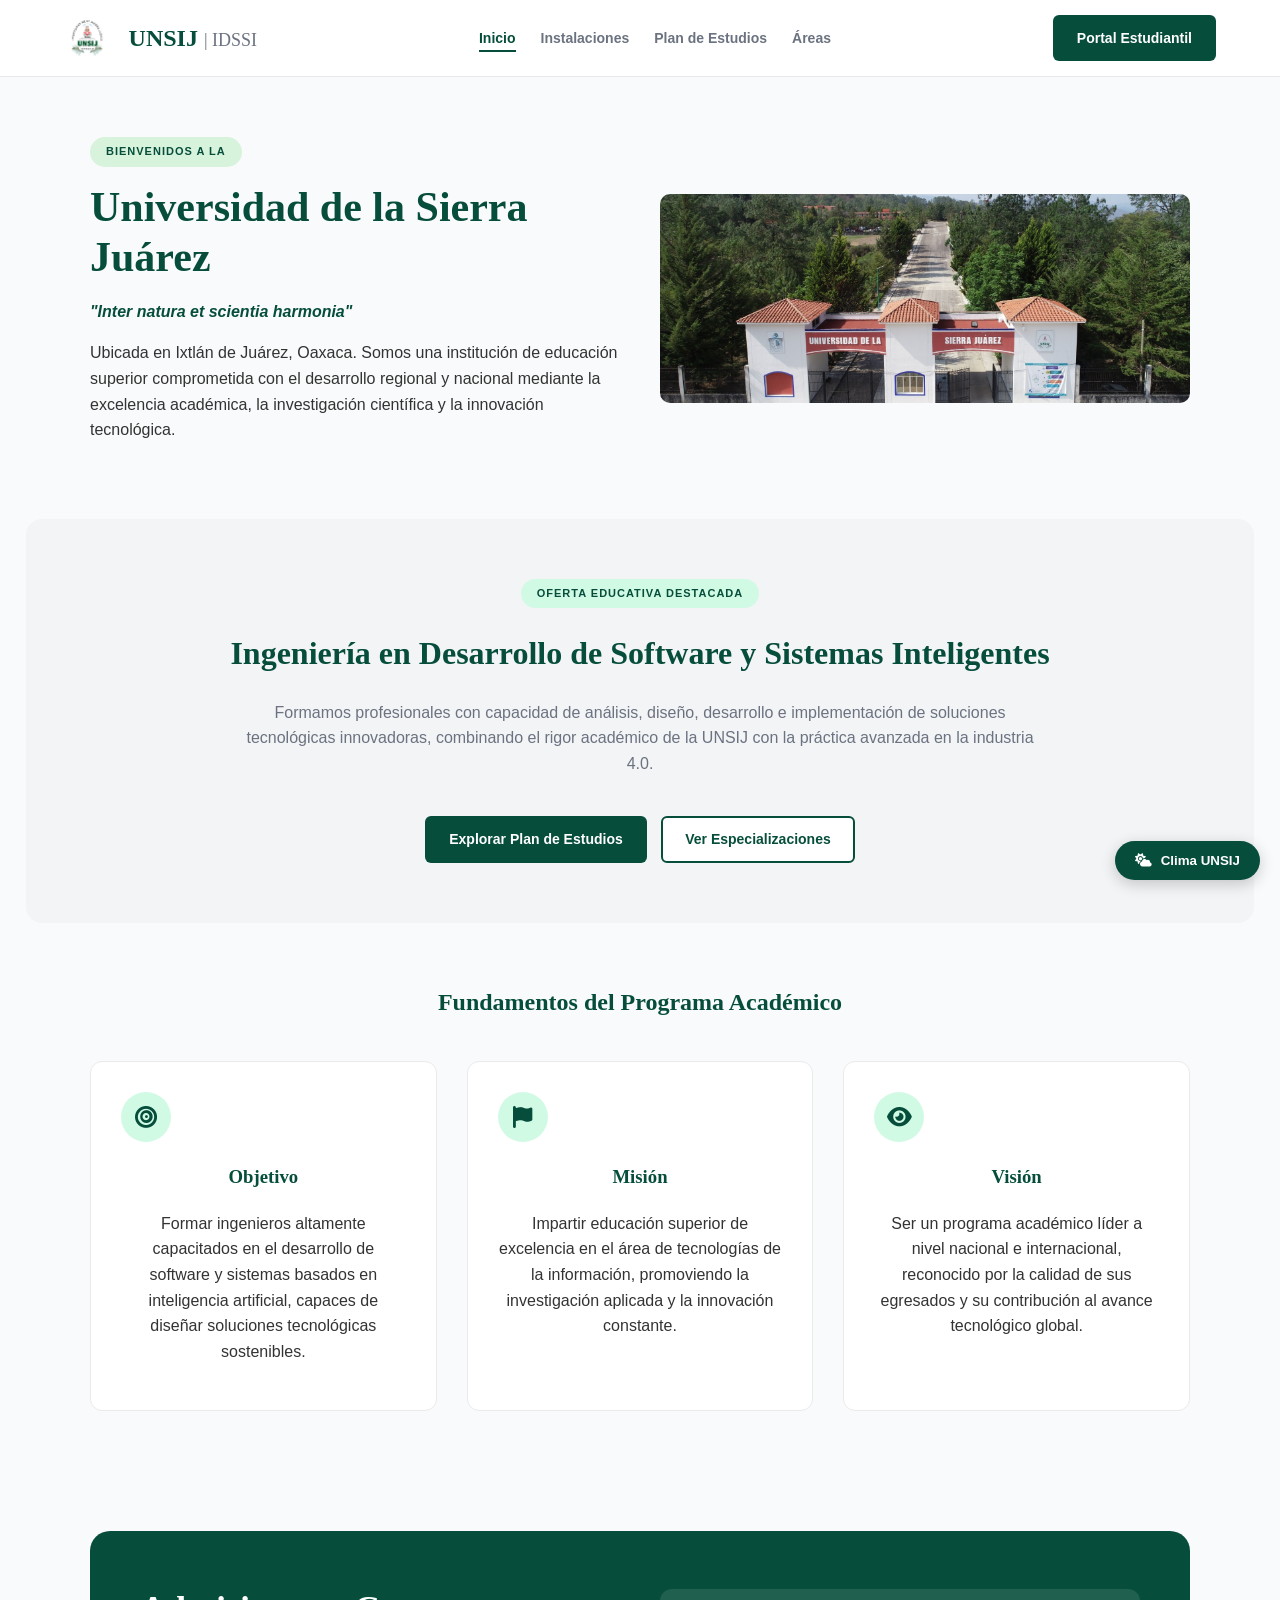
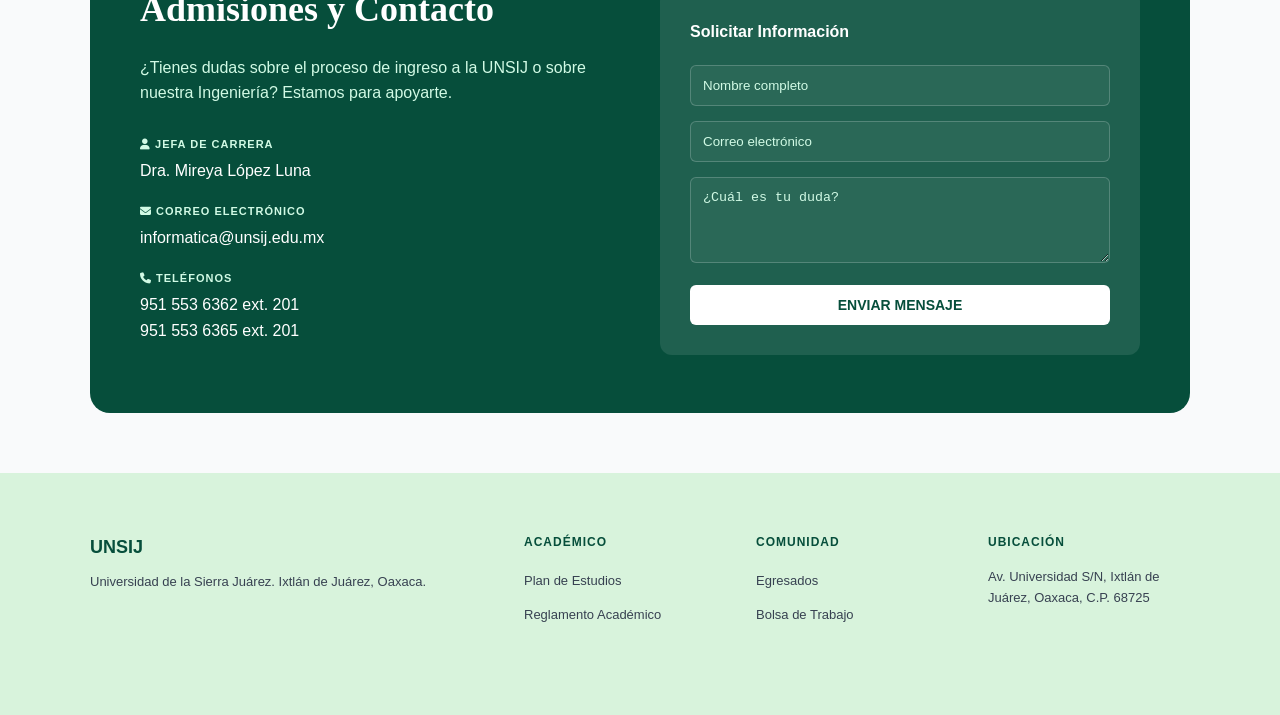
<file: index.html>
<!DOCTYPE html>
<html lang="es">

<head>
    <meta charset="UTF-8">
    <meta name="viewport" content="width=device-width, initial-scale=1.0">
    <title>Inicio - Universidad de la Sierra Juárez | IDSSI</title>

    <link rel="icon" type="image/png" href="img/icon.png">

    <link rel="stylesheet" href="https://cdnjs.cloudflare.com/ajax/libs/font-awesome/6.4.0/css/all.min.css">
    <link rel="stylesheet" href="css/style.css">
</head>

<body>

    <header class="menu-principal">
        <div class="logo">
            <a href="index.html" class="logo">
                <img src="img/logo-unsij.png" alt="Logo UNSIJ" class="icono-logo">
                <h2>UNSIJ <span class="logo-secundario">| IDSSI</span></h2>
            </a>
        </div>
        <nav>
            <ul class="enlaces-menu">
                <li><a href="index.html" class="activo">Inicio</a></li>
                <li><a href="instalaciones.html">Instalaciones</a></li>
                <li><a href="plan-estudios.html">Plan de Estudios</a></li>
                <li><a href="areas.html">Áreas</a></li>
            </ul>
        </nav>
        <a href="https://aula.unsij.edu.mx/" target="_blank" class="boton boton-principal">Portal Estudiantil</a>
    </header>

    <main>
        <section class="contenedor columna-doble seccion-universidad">
            <div class="texto-presentacion">
                <span class="etiqueta-institucional">BIENVENIDOS A LA</span>

                <h1>Universidad de la Sierra Juárez</h1>
                <p style="font-style: italic; color: #064e3b; font-weight: bold;">"Inter natura et scientia harmonia"</p>

                <p>Ubicada en Ixtlán de Juárez, Oaxaca. Somos una institución de educación superior comprometida con el desarrollo regional y nacional mediante la excelencia académica, la investigación científica y la innovación tecnológica.</p>
            </div>

            <div class="cuadro-imagen">
                <img src="img/img6.jpg" alt="">
            </div>
        </section>

        <section class="contenedor centrar-texto seccion-carrera fondo-variante">
            <span class="etiqueta-carrera">OFERTA EDUCATIVA DESTACADA</span>

            <h2>Ingeniería en Desarrollo de Software y Sistemas Inteligentes</h2>

            <p class="subtitulo">Formamos profesionales con capacidad de análisis, diseño, desarrollo e implementación de soluciones tecnológicas innovadoras, combinando el rigor académico de la UNSIJ con la práctica avanzada en la industria 4.0.</p>

            <div class="margen-arriba">
                <a href="plan-estudios.html" class="boton boton-principal">Explorar Plan de Estudios</a>
                <a href="areas.html" class="boton boton-blanco-borde" style="margin-left: 10px;">Ver Especializaciones</a>
            </div>
        </section>

        <section class="contenedor centrar-texto">
            <h2>Fundamentos del Programa Académico</h2>

            <div class="columna-triple margen-arriba">
                <div class="tarjeta">
                    <div class="circulo-icono"><i class="fa-solid fa-bullseye"></i></div>
                    <h3>Objetivo</h3>
                    <p>Formar ingenieros altamente capacitados en el desarrollo de software y sistemas basados en inteligencia artificial, capaces de diseñar soluciones tecnológicas sostenibles.</p>
                </div>
                <div class="tarjeta">
                    <div class="circulo-icono"><i class="fa-solid fa-flag"></i></div>
                    <h3>Misión</h3>
                    <p>Impartir educación superior de excelencia en el área de tecnologías de la información, promoviendo la investigación aplicada y la innovación constante.</p>
                </div>
                <div class="tarjeta">
                    <div class="circulo-icono"><i class="fa-solid fa-eye"></i></div>
                    <h3>Visión</h3>
                    <p>Ser un programa académico líder a nivel nacional e internacional, reconocido por la calidad de sus egresados y su contribución al avance tecnológico global.</p>
                </div>
            </div>
        </section>

        <section class="contenedor">
            <div class="caja-contacto columna-doble">
                <div class="datos-contacto">
                    <h2>Admisiones y Contacto</h2>
                    <p>¿Tienes dudas sobre el proceso de ingreso a la UNSIJ o sobre nuestra Ingeniería? Estamos para apoyarte.</p>

                    <div class="bloque-dato">
                        <strong><i class="fa-solid fa-user"></i> JEFA DE CARRERA</strong>
                        <span>Dra. Mireya López Luna</span>
                    </div>
                    <div class="bloque-dato">
                        <strong><i class="fa-solid fa-envelope"></i> CORREO ELECTRÓNICO</strong>
                        <span>informatica@unsij.edu.mx</span>
                    </div>
                    <div class="bloque-dato">
                        <strong><i class="fa-solid fa-phone"></i> TELÉFONOS</strong>
                        <span>951 553 6362 ext. 201 <br> 951 553 6365 ext. 201</span>
                    </div>
                </div>

                <div class="formulario-contacto">
                    <p>Solicitar Información</p>
<!-- formulario validado con js y conectado a formspree -->
<form id="formulario-contacto">
    <input type="text" id="nombre" name="nombre" placeholder="Nombre completo" required>
    <input type="email" id="correo" name="correo" placeholder="Correo electrónico" required>
    <textarea id="duda" name="mensaje" placeholder="¿Cuál es tu duda?" rows="4" required></textarea>
    <button type="submit" class="boton boton-blanco">ENVIAR MENSAJE</button>
</form>
                </div>
            </div>
        </section>
    </main>

    <footer class="pie-pagina">
        <div class="contenedor columna-cuadruple">
            <div>
                <h3>UNSIJ</h3>
                <p>Universidad de la Sierra Juárez. Ixtlán de Juárez, Oaxaca.</p>
            </div>
            <div>
                <h4>ACADÉMICO</h4>
                <ul>
                    <li><a href="plan-estudios.html">Plan de Estudios</a></li>
                    <li><a href="#">Reglamento Académico</a></li>
                </ul>
            </div>
            <div>
                <h4>COMUNIDAD</h4>
                <ul>
                    <li><a href="#">Egresados</a></li>
                    <li><a href="#">Bolsa de Trabajo</a></li>
                </ul>
            </div>
            <div>
                <h4>UBICACIÓN</h4>
                <p><a target="_blank"href="https://maps.app.goo.gl/RAJyj1yU5hmJL2J4A">Av. Universidad S/N, Ixtlán de Juárez, Oaxaca, C.P. 68725</a></p>
            </div>
        </div>
    </footer>

    <script src="js/main.js"></script>
</body>

</html>
</file>
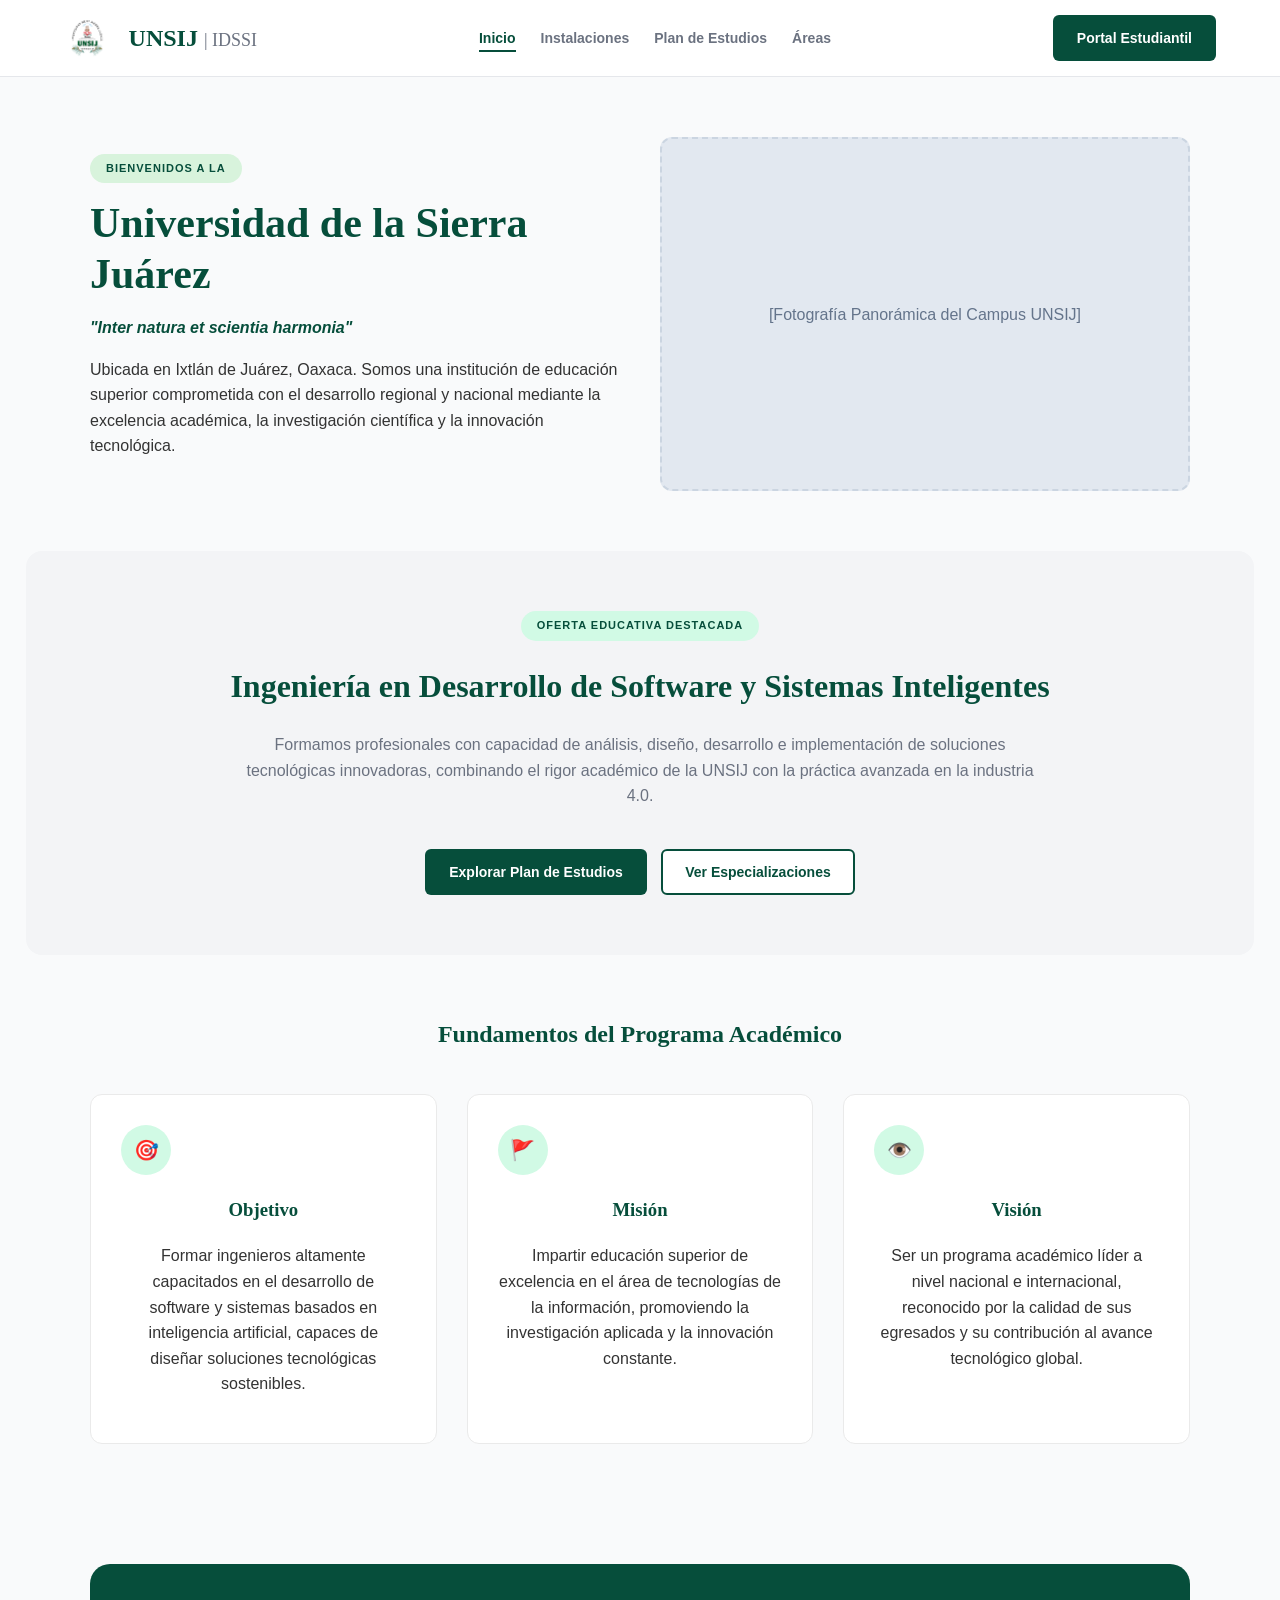
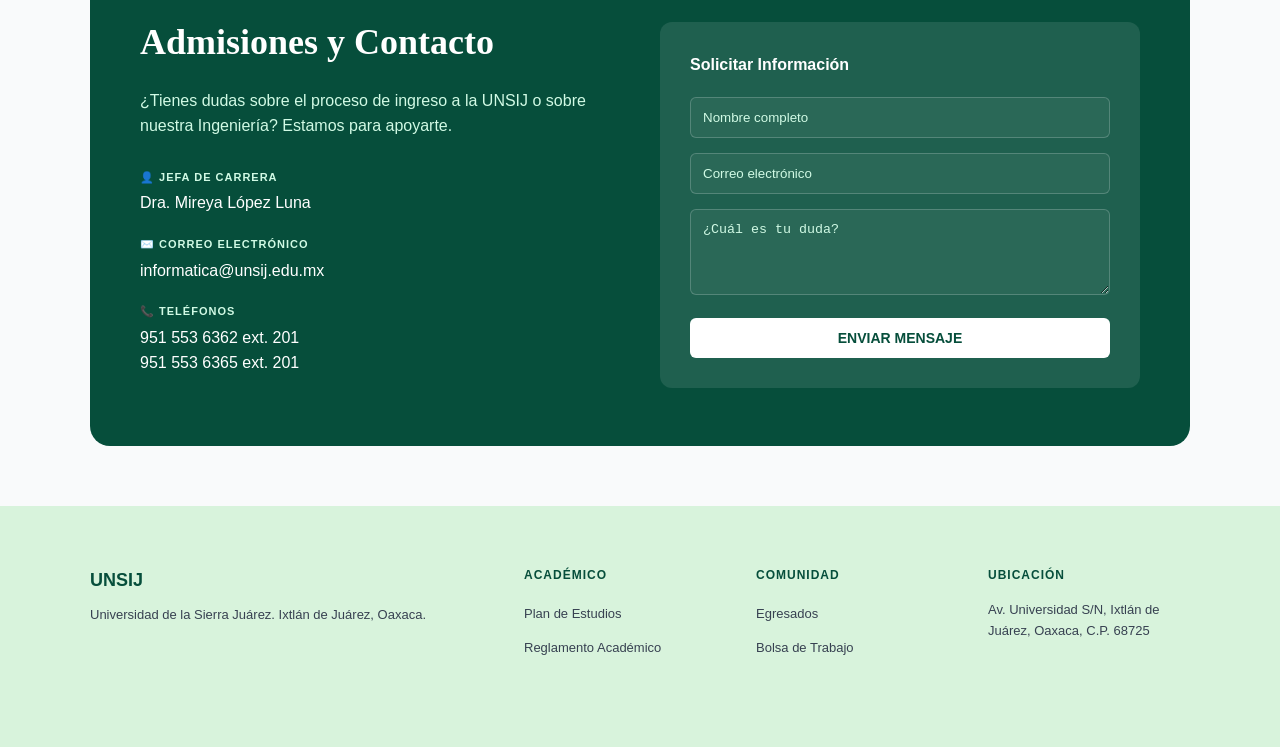
<file: ordinario diseño web/index.html>
<!DOCTYPE html>
<html lang="es">

<head>
    <meta charset="UTF-8">
    <meta name="viewport" content="width=device-width, initial-scale=1.0">
    <title>Inicio - Universidad de la Sierra Juárez | IDSSI</title>

    <link rel="icon" type="image/png" href="img/icon.png">

    <link rel="stylesheet" href="css/style.css">
</head>

<body>

    <header class="menu-principal">
        <div class="logo">
            <img src="img/logo-unsij.png" alt="Logo UNSIJ" class="icono-logo">
            <h2>UNSIJ <span class="logo-secundario">| IDSSI</span></h2>
        </div>
        <nav>
            <ul class="enlaces-menu">
                <li><a href="index.html" class="activo">Inicio</a></li>
                <li><a href="instalaciones.html">Instalaciones</a></li>
                <li><a href="plan-estudios.html">Plan de Estudios</a></li>
                <li><a href="areas.html">Áreas</a></li>
            </ul>
        </nav>
       <a href="https://aula.unsij.edu.mx/" target="_blank" class="boton boton-principal">Portal Estudiantil</a>
    </header>

    <main>
        <!-- PRESENTACIÓN DE LA UNIVERSIDAD -->
        <section class="contenedor columna-doble seccion-universidad">
            <div class="texto-presentacion">
                <span class="etiqueta-institucional">BIENVENIDOS A LA</span>

                <h1>Universidad de la Sierra Juárez</h1>
                <p style="font-style: italic; color: #064e3b; font-weight: bold;">"Inter natura et scientia harmonia"
                </p>

                <p>Ubicada en Ixtlán de Juárez, Oaxaca. Somos una institución de educación superior comprometida con el
                    desarrollo regional y nacional mediante la excelencia académica, la investigación científica y la
                    innovación tecnológica.</p>
            </div>

            <div class="cuadro-imagen">
                [Fotografía Panorámica del Campus UNSIJ]
            </div>
        </section>

        <!-- PRESENTACIÓN DE LA CARRERA -->
        <section class="contenedor centrar-texto seccion-carrera fondo-variante">
            <span class="etiqueta-carrera">OFERTA EDUCATIVA DESTACADA</span>

            <h2>Ingeniería en Desarrollo de Software y Sistemas Inteligentes</h2>

            <p class="subtitulo">Formamos profesionales con capacidad de análisis, diseño, desarrollo e implementación
                de soluciones tecnológicas innovadoras, combinando el rigor académico de la UNSIJ con la práctica
                avanzada en la industria 4.0.</p>

            <div class="margen-arriba">
                <a href="plan-estudios.html" class="boton boton-principal">Explorar Plan de Estudios</a>
                <a href="areas.html" class="boton boton-blanco-borde" style="margin-left: 10px;">Ver
                    Especializaciones</a>
            </div>
        </section>

        <!-- FUNDAMENTOS DE LA CARRERA -->
        <section class="contenedor centrar-texto">
            <h2>Fundamentos del Programa Académico</h2>

            <div class="columna-triple margen-arriba">
                <div class="tarjeta">
                    <div class="circulo-icono">🎯</div>
                    <h3>Objetivo</h3>
                    <p>Formar ingenieros altamente capacitados en el desarrollo de software y sistemas basados en
                        inteligencia artificial, capaces de diseñar soluciones tecnológicas sostenibles.</p>
                </div>
                <div class="tarjeta">
                    <div class="circulo-icono">🚩</div>
                    <h3>Misión</h3>
                    <p>Impartir educación superior de excelencia en el área de tecnologías de la información,
                        promoviendo la investigación aplicada y la innovación constante.</p>
                </div>
                <div class="tarjeta">
                    <div class="circulo-icono">👁️</div>
                    <h3>Visión</h3>
                    <p>Ser un programa académico líder a nivel nacional e internacional, reconocido por la calidad de
                        sus egresados y su contribución al avance tecnológico global.</p>
                </div>
            </div>
        </section>

        <!-- CONTACTO Y ADMISIONES -->
        <section class="contenedor">
            <div class="caja-contacto columna-doble">
                <div class="datos-contacto">
                    <h2>Admisiones y Contacto</h2>
                    <p>¿Tienes dudas sobre el proceso de ingreso a la UNSIJ o sobre nuestra Ingeniería? Estamos para
                        apoyarte.</p>

                    <div class="bloque-dato">
                        <strong>👤 JEFA DE CARRERA</strong>
                        <span>Dra. Mireya López Luna</span>
                    </div>
                    <div class="bloque-dato">
                        <strong>✉️ CORREO ELECTRÓNICO</strong>
                        <span>informatica@unsij.edu.mx</span>
                    </div>
                    <div class="bloque-dato">
                        <strong>📞 TELÉFONOS</strong>
                        <span>951 553 6362 ext. 201 <br> 951 553 6365 ext. 201</span>
                    </div>
                </div>

                <div class="formulario-contacto">
                    <p>Solicitar Información</p>
                    <!-- mandamos a llamar a la función de tu archivo JS -->
                    <form onsubmit="enviarFormulario(event)">
                        <input type="text" placeholder="Nombre completo" required>
                        <input type="email" placeholder="Correo electrónico" required>
                        <textarea placeholder="¿Cuál es tu duda?" rows="4" required></textarea>
                        <button type="submit" class="boton boton-blanco">ENVIAR MENSAJE</button>
                    </form>
                </div>
            </div>
        </section>
    </main>

    <!-- PIE DE PÁGINA -->
    <footer class="pie-pagina">
        <div class="contenedor columna-cuadruple">
            <div>
                <h3>UNSIJ</h3>
                <p>Universidad de la Sierra Juárez. Ixtlán de Juárez, Oaxaca.</p>
            </div>
            <div>
                <h4>ACADÉMICO</h4>
                <ul>
                    <li><a href="plan-estudios.html">Plan de Estudios</a></li>
                    <li><a href="#">Reglamento Académico</a></li>
                </ul>
            </div>
            <div>
                <h4>COMUNIDAD</h4>
                <ul>
                    <li><a href="#">Egresados</a></li>
                    <li><a href="#">Bolsa de Trabajo</a></li>
                </ul>
            </div>
            <div>
                <h4>UBICACIÓN</h4>
                <p>Av. Universidad S/N, Ixtlán de Juárez, Oaxaca, C.P. 68725</p>
            </div>
        </div>
    </footer>

    <script src="js/main.js"></script>
</body>

</html>
</file>
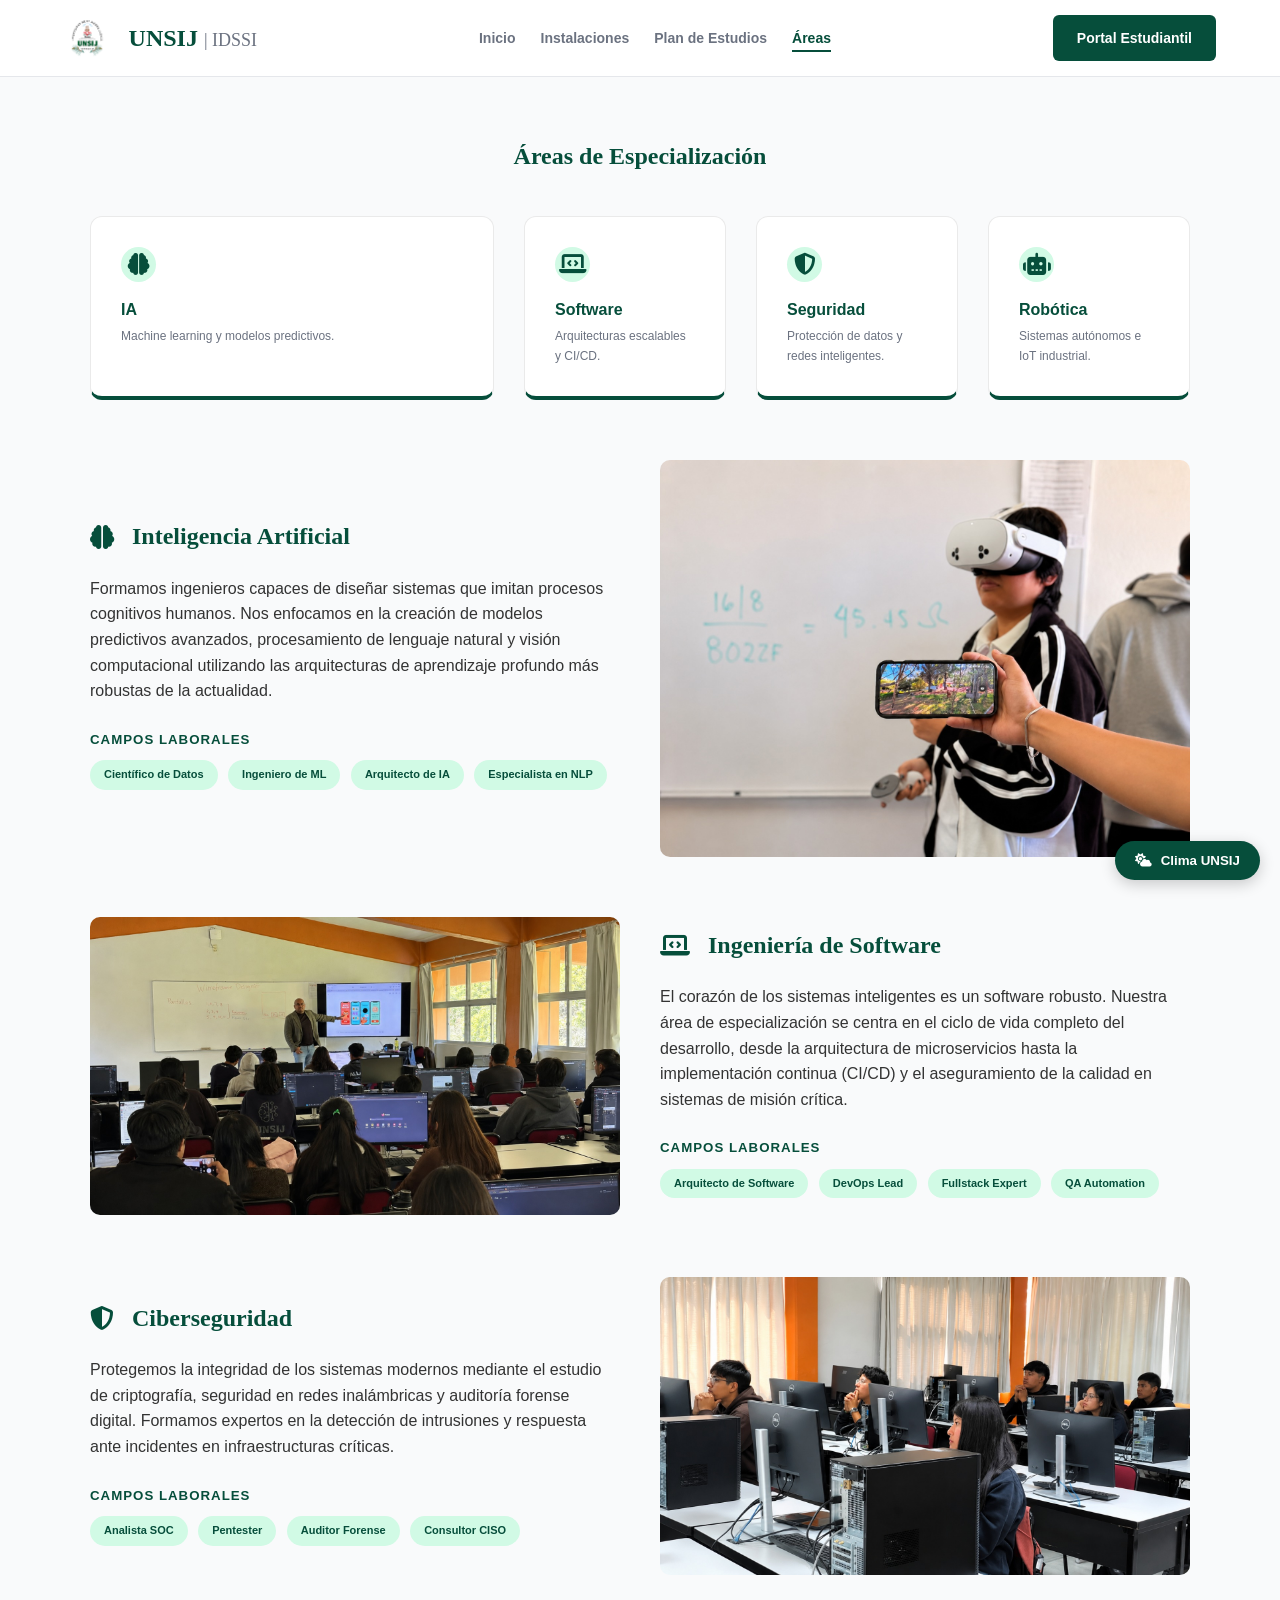
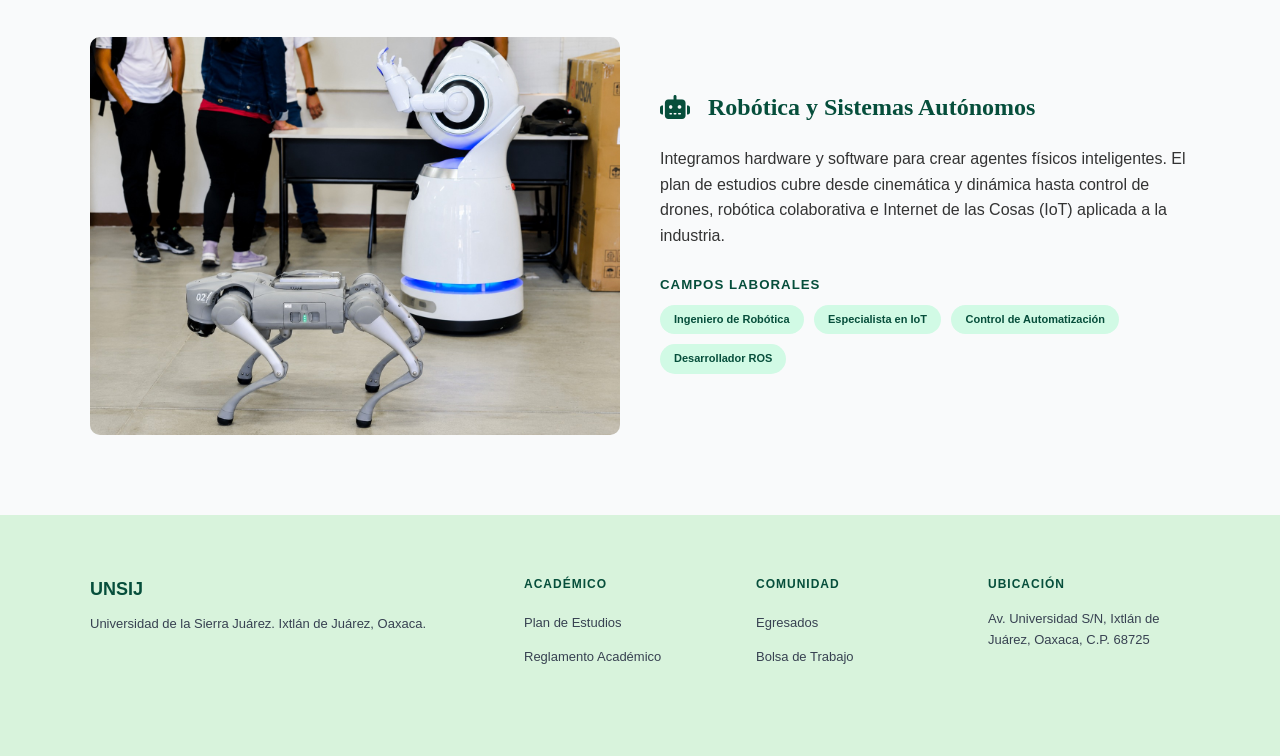
<file: areas.html>
<!DOCTYPE html>
<html lang="es">

<head>
    <meta charset="UTF-8">
    <meta name="viewport" content="width=device-width, initial-scale=1.0">
    <title>Áreas de Especialización - UNSIJ | IDSSI</title>

    <link rel="icon" type="image/png" href="img/icon.png">

    <!-- libreria para los iconos -->
    <link rel="stylesheet" href="https://cdnjs.cloudflare.com/ajax/libs/font-awesome/6.4.0/css/all.min.css">
    <link rel="stylesheet" href="css/style.css">
</head>

<body>

    <!-- encabezado y menu fijo -->
    <header class="menu-principal">
        <div class="logo">
            <a href="index.html" class="logo">
                <img src="img/logo-unsij.png" alt="Logo UNSIJ" class="icono-logo">
                <h2>UNSIJ <span class="logo-secundario">| IDSSI</span></h2>
            </a>
        </div>
        <nav>
            <ul class="enlaces-menu">
                <li><a href="index.html">Inicio</a></li>
                <li><a href="instalaciones.html">Instalaciones</a></li>
                <li><a href="plan-estudios.html">Plan de Estudios</a></li>
                <li><a href="areas.html" class="activo">Áreas</a></li>
            </ul>
        </nav>
        <a href="https://aula.unsij.edu.mx/" target="_blank" class="boton boton-principal">Portal Estudiantil</a>
    </header>

    <main>
        <!-- resumen de las 4 areas principales -->
        <section class="contenedor centrar-texto">
            <h1 class="separador-seccion" style="margin-top: 0;">
                <span style="background-color: #f9fafb;">Áreas de Especialización</span>
            </h1>

            <div class="columna-cuadruple margen-arriba" style="text-align: left;">
                <div class="tarjeta" style="border-bottom: 4px solid #064e3b;">
                    <div class="circulo-icono" style="height: 35px; width: 35px; font-size: 16px; margin-bottom: 15px;">
                        <i class="fa-solid fa-brain"></i>
                    </div>
                    <h4 style="margin-bottom: 5px; font-family: Arial, sans-serif;">IA</h4>
                    <p style="font-size: 12px; color: #6b7280; margin: 0;">Machine learning y modelos predictivos.</p>
                </div>
                <div class="tarjeta" style="border-bottom: 4px solid #064e3b;">
                    <div class="circulo-icono" style="height: 35px; width: 35px; font-size: 16px; margin-bottom: 15px;">
                        <i class="fa-solid fa-laptop-code"></i>
                    </div>
                    <h4 style="margin-bottom: 5px; font-family: Arial, sans-serif;">Software</h4>
                    <p style="font-size: 12px; color: #6b7280; margin: 0;">Arquitecturas escalables y CI/CD.</p>
                </div>
                <div class="tarjeta" style="border-bottom: 4px solid #064e3b;">
                    <div class="circulo-icono" style="height: 35px; width: 35px; font-size: 16px; margin-bottom: 15px;">
                        <i class="fa-solid fa-shield-halved"></i>
                    </div>
                    <h4 style="margin-bottom: 5px; font-family: Arial, sans-serif;">Seguridad</h4>
                    <p style="font-size: 12px; color: #6b7280; margin: 0;">Protección de datos y redes inteligentes.</p>
                </div>
                <div class="tarjeta" style="border-bottom: 4px solid #064e3b;">
                    <div class="circulo-icono" style="height: 35px; width: 35px; font-size: 16px; margin-bottom: 15px;">
                        <i class="fa-solid fa-robot"></i>
                    </div>
                    <h4 style="margin-bottom: 5px; font-family: Arial, sans-serif;">Robótica</h4>
                    <p style="font-size: 12px; color: #6b7280; margin: 0;">Sistemas autónomos e IoT industrial.</p>
                </div>
            </div>
        </section>

        <!-- detalle area 1: inteligencia artificial -->
        <section class="contenedor columna-doble" style="padding-top: 0;">
            <div>
                <h2 style="display: flex; align-items: center; gap: 10px;"><i class="fa-solid fa-brain"></i> Inteligencia Artificial</h2>
                <p>Formamos ingenieros capaces de diseñar sistemas que imitan procesos cognitivos humanos. Nos enfocamos
                    en la creación de modelos predictivos avanzados, procesamiento de lenguaje natural y visión
                    computacional utilizando las arquitecturas de aprendizaje profundo más robustas de la actualidad.
                </p>

                <h5 style="margin-top: 25px; margin-bottom: 10px; color: #064e3b; letter-spacing: 1px; font-family: Arial, sans-serif;">CAMPOS LABORALES</h5>
                <span class="etiqueta-campo">Científico de Datos</span>
                <span class="etiqueta-campo">Ingeniero de ML</span>
                <span class="etiqueta-campo">Arquitecto de IA</span>
                <span class="etiqueta-campo">Especialista en NLP</span>
            </div>
            <div class="cuadro-imagen" style="min-height: 300px;">
                <img src="img/img1.jpg" alt="">
            </div>
        </section>

        <!-- detalle area 2: ingenieria de software -->
        <section class="contenedor columna-doble" style="padding-top: 0;">
            <div class="cuadro-imagen" style="min-height: 300px;">
                <img src="img/img4.jpg" alt="">
            </div>
            <div>
                <h2 style="display: flex; align-items: center; gap: 10px;"><i class="fa-solid fa-laptop-code"></i> Ingeniería de Software</h2>
                <p>El corazón de los sistemas inteligentes es un software robusto. Nuestra área de especialización se
                    centra en el ciclo de vida completo del desarrollo, desde la arquitectura de microservicios hasta la
                    implementación continua (CI/CD) y el aseguramiento de la calidad en sistemas de misión crítica.</p>

                <h5 style="margin-top: 25px; margin-bottom: 10px; color: #064e3b; letter-spacing: 1px; font-family: Arial, sans-serif;">CAMPOS LABORALES</h5>
                <span class="etiqueta-campo">Arquitecto de Software</span>
                <span class="etiqueta-campo">DevOps Lead</span>
                <span class="etiqueta-campo">Fullstack Expert</span>
                <span class="etiqueta-campo">QA Automation</span>
            </div>
        </section>

        <!-- detalle area 3: ciberseguridad -->
        <section class="contenedor columna-doble" style="padding-top: 0;">
            <div>
                <h2 style="display: flex; align-items: center; gap: 10px;"><i class="fa-solid fa-shield-halved"></i> Ciberseguridad</h2>
                <p>Protegemos la integridad de los sistemas modernos mediante el estudio de criptografía, seguridad en
                    redes inalámbricas y auditoría forense digital. Formamos expertos en la detección de intrusiones y
                    respuesta ante incidentes en infraestructuras críticas.</p>

                <h5 style="margin-top: 25px; margin-bottom: 10px; color: #064e3b; letter-spacing: 1px; font-family: Arial, sans-serif;">CAMPOS LABORALES</h5>
                <span class="etiqueta-campo">Analista SOC</span>
                <span class="etiqueta-campo">Pentester</span>
                <span class="etiqueta-campo">Auditor Forense</span>
                <span class="etiqueta-campo">Consultor CISO</span>
            </div>
            <div class="cuadro-imagen" style="min-height: 300px;">
                <img src="img/img3.jpg" alt="">
            </div>
        </section>

        <!-- detalle area 4: robotica -->
        <section class="contenedor columna-doble" style="padding-top: 0; padding-bottom: 80px;">
            <div class="cuadro-imagen" style="min-height: 300px;">
                <img src="img/img2.jpg" alt="Perro Robot UNSIJ">
            </div>
            <div>
                <h2 style="display: flex; align-items: center; gap: 10px;"><i class="fa-solid fa-robot"></i> Robótica y Sistemas Autónomos</h2>
                <p>Integramos hardware y software para crear agentes físicos inteligentes. El plan de estudios cubre
                    desde cinemática y dinámica hasta control de drones, robótica colaborativa e Internet de las Cosas
                    (IoT) aplicada a la industria.</p>

                <h5 style="margin-top: 25px; margin-bottom: 10px; color: #064e3b; letter-spacing: 1px; font-family: Arial, sans-serif;">CAMPOS LABORALES</h5>
                <span class="etiqueta-campo">Ingeniero de Robótica</span>
                <span class="etiqueta-campo">Especialista en IoT</span>
                <span class="etiqueta-campo">Control de Automatización</span>
                <span class="etiqueta-campo">Desarrollador ROS</span>
            </div>
        </section>

    </main>

    <!-- pie de pagina -->
    <footer class="pie-pagina">
        <div class="contenedor columna-cuadruple">
            <div>
                <h3>UNSIJ</h3>
                <p>Universidad de la Sierra Juárez. Ixtlán de Juárez, Oaxaca.</p>
            </div>
            <div>
                <h4>ACADÉMICO</h4>
                <ul>
                    <li><a href="plan-estudios.html">Plan de Estudios</a></li>
                    <li><a href="#">Reglamento Académico</a></li>
                </ul>
            </div>
            <div>
                <h4>COMUNIDAD</h4>
                <ul>
                    <li><a href="#">Egresados</a></li>
                    <li><a href="#">Bolsa de Trabajo</a></li>
                </ul>
            </div>
            <div>
                <h4>UBICACIÓN</h4>
                <p><a target="_blank" href="https://maps.app.goo.gl/RAJyj1yU5hmJL2J4A">Av. Universidad S/N, Ixtlán de Juárez, Oaxaca, C.P. 68725</a></p>
            </div>
        </div>
    </footer>

    <!-- script principal -->
    <script src="js/main.js"></script>
</body>

</html>
</file>
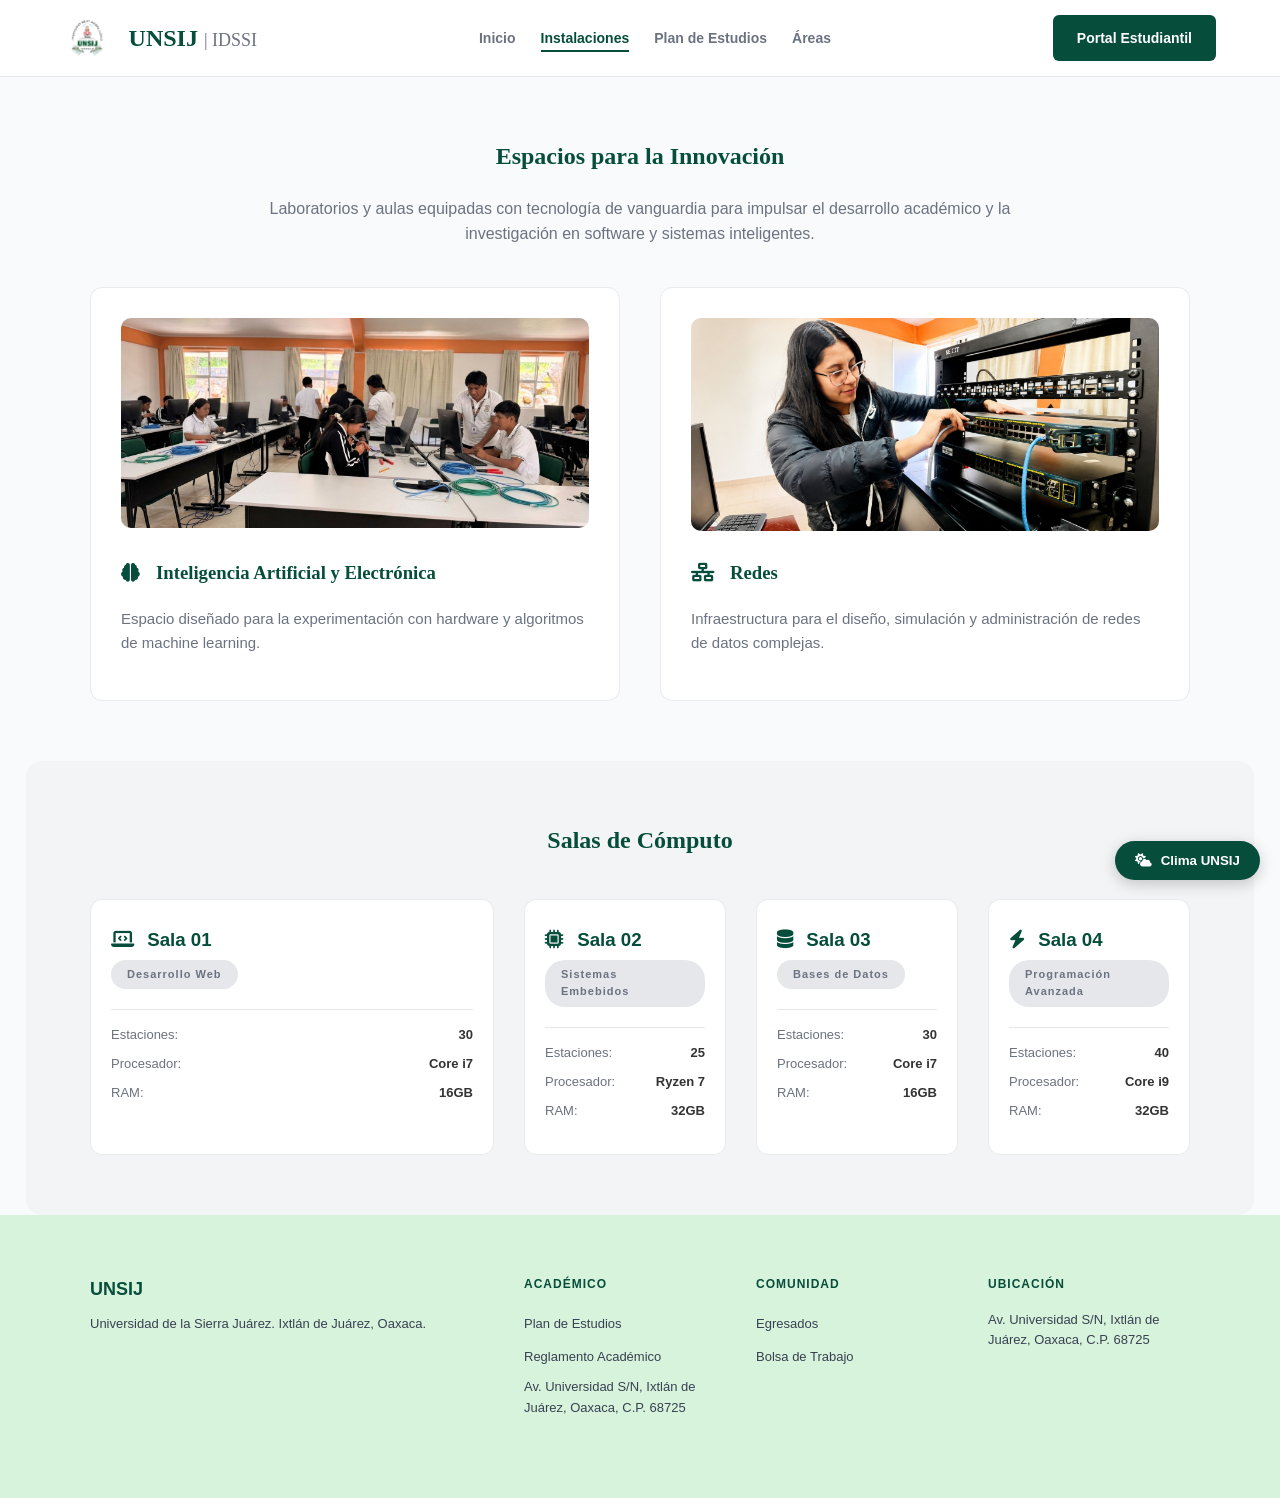
<file: instalaciones.html>
<!DOCTYPE html>
<html lang="es">

<head>
    <meta charset="UTF-8">
    <meta name="viewport" content="width=device-width, initial-scale=1.0">
    <title>Instalaciones - Universidad de la Sierra Juárez | IDSSI</title>

    <link rel="icon" type="image/png" href="img/icon.png">

    <!-- libreria para los iconos -->
    <link rel="stylesheet" href="https://cdnjs.cloudflare.com/ajax/libs/font-awesome/6.4.0/css/all.min.css">
    <link rel="stylesheet" href="css/style.css">
</head>

<body>

    <!-- encabezado y menu fijo -->
    <header class="menu-principal">
        <div class="logo">
            <a href="index.html" class="logo">
                <img src="img/logo-unsij.png" alt="Logo UNSIJ" class="icono-logo">
                <h2>UNSIJ <span class="logo-secundario">| IDSSI</span></h2>
            </a>
        </div>
        <nav>
            <ul class="enlaces-menu">
                <li><a href="index.html">Inicio</a></li>
                <li><a href="instalaciones.html" class="activo">Instalaciones</a></li>
                <li><a href="plan-estudios.html">Plan de Estudios</a></li>
                <li><a href="areas.html">Áreas</a></li>
            </ul>
        </nav>
        <a href="https://aula.unsij.edu.mx/" target="_blank" class="boton boton-principal">Portal Estudiantil</a>
    </header>

    <main>
        <!-- laboratorios principales -->
        <section class="contenedor centrar-texto">
            <h1>Espacios para la Innovación</h1>
            <p class="subtitulo">Laboratorios y aulas equipadas con tecnología de vanguardia para impulsar el desarrollo académico y la investigación en software y sistemas inteligentes.</p>

            <div class="columna-doble margen-arriba" style="text-align: left;">

                <article class="tarjeta">
                    <div class="cuadro-imagen" style="min-height: 220px; margin-bottom: 20px;">
                        <img src="img/img.jpg" alt="Laboratorio de Inteligencia Artificial">
                    </div>
                    <h3 style="display: flex; align-items: center; gap: 8px;">
                        <i class="fa-solid fa-brain"></i> Inteligencia Artificial y Electrónica
                    </h3>
                    <p style="color: #6b7280; font-size: 15px;">Espacio diseñado para la experimentación con hardware y algoritmos de machine learning.</p>
                </article>

                <article class="tarjeta">
                    <div class="cuadro-imagen" style="min-height: 220px; margin-bottom: 20px;">
                        <img src="img/img5.jpg" alt="">
                    </div>
                    <h3 style="display: flex; align-items: center; gap: 8px;">
                        <i class="fa-solid fa-network-wired"></i> Redes
                    </h3>
                    <p style="color: #6b7280; font-size: 15px;">Infraestructura para el diseño, simulación y administración de redes de datos complejas.</p>
                </article>

            </div>
        </section>

        <!-- aulas de computo -->
        <section class="contenedor centrar-texto fondo-variante">

            <h2>Salas de Cómputo</h2>

            <div class="columna-cuadruple margen-arriba" style="text-align: left;">

                <div class="tarjeta" style="padding: 25px 20px;">
                    <h3 style="margin-bottom: 5px; font-family: Arial, sans-serif;">
                        <i class="fa-solid fa-laptop-code"></i> Sala 01
                    </h3>
                    <span class="etiqueta-carrera" style="background-color: #e5e7eb; color: #6b7280; margin-bottom: 20px;">Desarrollo Web</span>

                    <div class="lista-especificaciones">
                        <div class="dato-tecnico"><span>Estaciones:</span> <strong>30</strong></div>
                        <div class="dato-tecnico"><span>Procesador:</span> <strong>Core i7</strong></div>
                        <div class="dato-tecnico"><span>RAM:</span> <strong>16GB</strong></div>
                    </div>
                </div>

                <div class="tarjeta" style="padding: 25px 20px;">
                    <h3 style="margin-bottom: 5px; font-family: Arial, sans-serif;">
                        <i class="fa-solid fa-microchip"></i> Sala 02
                    </h3>
                    <span class="etiqueta-carrera" style="background-color: #e5e7eb; color: #6b7280; margin-bottom: 20px;">Sistemas Embebidos</span>

                    <div class="lista-especificaciones">
                        <div class="dato-tecnico"><span>Estaciones:</span> <strong>25</strong></div>
                        <div class="dato-tecnico"><span>Procesador:</span> <strong>Ryzen 7</strong></div>
                        <div class="dato-tecnico"><span>RAM:</span> <strong>32GB</strong></div>
                    </div>
                </div>

                <div class="tarjeta" style="padding: 25px 20px;">
                    <h3 style="margin-bottom: 5px; font-family: Arial, sans-serif;">
                        <i class="fa-solid fa-database"></i> Sala 03
                    </h3>
                    <span class="etiqueta-carrera" style="background-color: #e5e7eb; color: #6b7280; margin-bottom: 20px;">Bases de Datos</span>

                    <div class="lista-especificaciones">
                        <div class="dato-tecnico"><span>Estaciones:</span> <strong>30</strong></div>
                        <div class="dato-tecnico"><span>Procesador:</span> <strong>Core i7</strong></div>
                        <div class="dato-tecnico"><span>RAM:</span> <strong>16GB</strong></div>
                    </div>
                </div>

                <div class="tarjeta" style="padding: 25px 20px;">
                    <h3 style="margin-bottom: 5px; font-family: Arial, sans-serif;">
                        <i class="fa-solid fa-bolt"></i> Sala 04
                    </h3>
                    <span class="etiqueta-carrera" style="background-color: #e5e7eb; color: #6b7280; margin-bottom: 20px;">Programación Avanzada</span>

                    <div class="lista-especificaciones">
                        <div class="dato-tecnico"><span>Estaciones:</span> <strong>40</strong></div>
                        <div class="dato-tecnico"><span>Procesador:</span> <strong>Core i9</strong></div>
                        <div class="dato-tecnico"><span>RAM:</span> <strong>32GB</strong></div>
                    </div>
                </div>

            </div>
        </section>
    </main>

    <!-- pie de pagina -->
    <footer class="pie-pagina">
        <div class="contenedor columna-cuadruple">
            <div>
                <h3>UNSIJ</h3>
                <p>Universidad de la Sierra Juárez. Ixtlán de Juárez, Oaxaca.</p>
            </div>
            <div>
                <h4>ACADÉMICO</h4>
                <ul>
                    <li><a href="plan-estudios.html">Plan de Estudios</a></li>
                    <li><a href="#">Reglamento Académico</a></li>
                </ul><p>Av. Universidad S/N, Ixtlán de Juárez, Oaxaca, C.P. 68725</p>
            </div>
            <div>
                <h4>COMUNIDAD</h4>
                <ul>
                    <li><a href="#">Egresados</a></li>
                    <li><a href="#">Bolsa de Trabajo</a></li>
                </ul>
            </div>
            <div>
                <h4>UBICACIÓN</h4>
                <p><a target="_blank" href="https://maps.app.goo.gl/RAJyj1yU5hmJL2J4A">Av. Universidad S/N, Ixtlán de Juárez, Oaxaca, C.P. 68725</a></p>
            </div>
        </div>
    </footer>

    <!-- script principal -->
    <script src="js/main.js"></script>
</body>

</html>
</file>
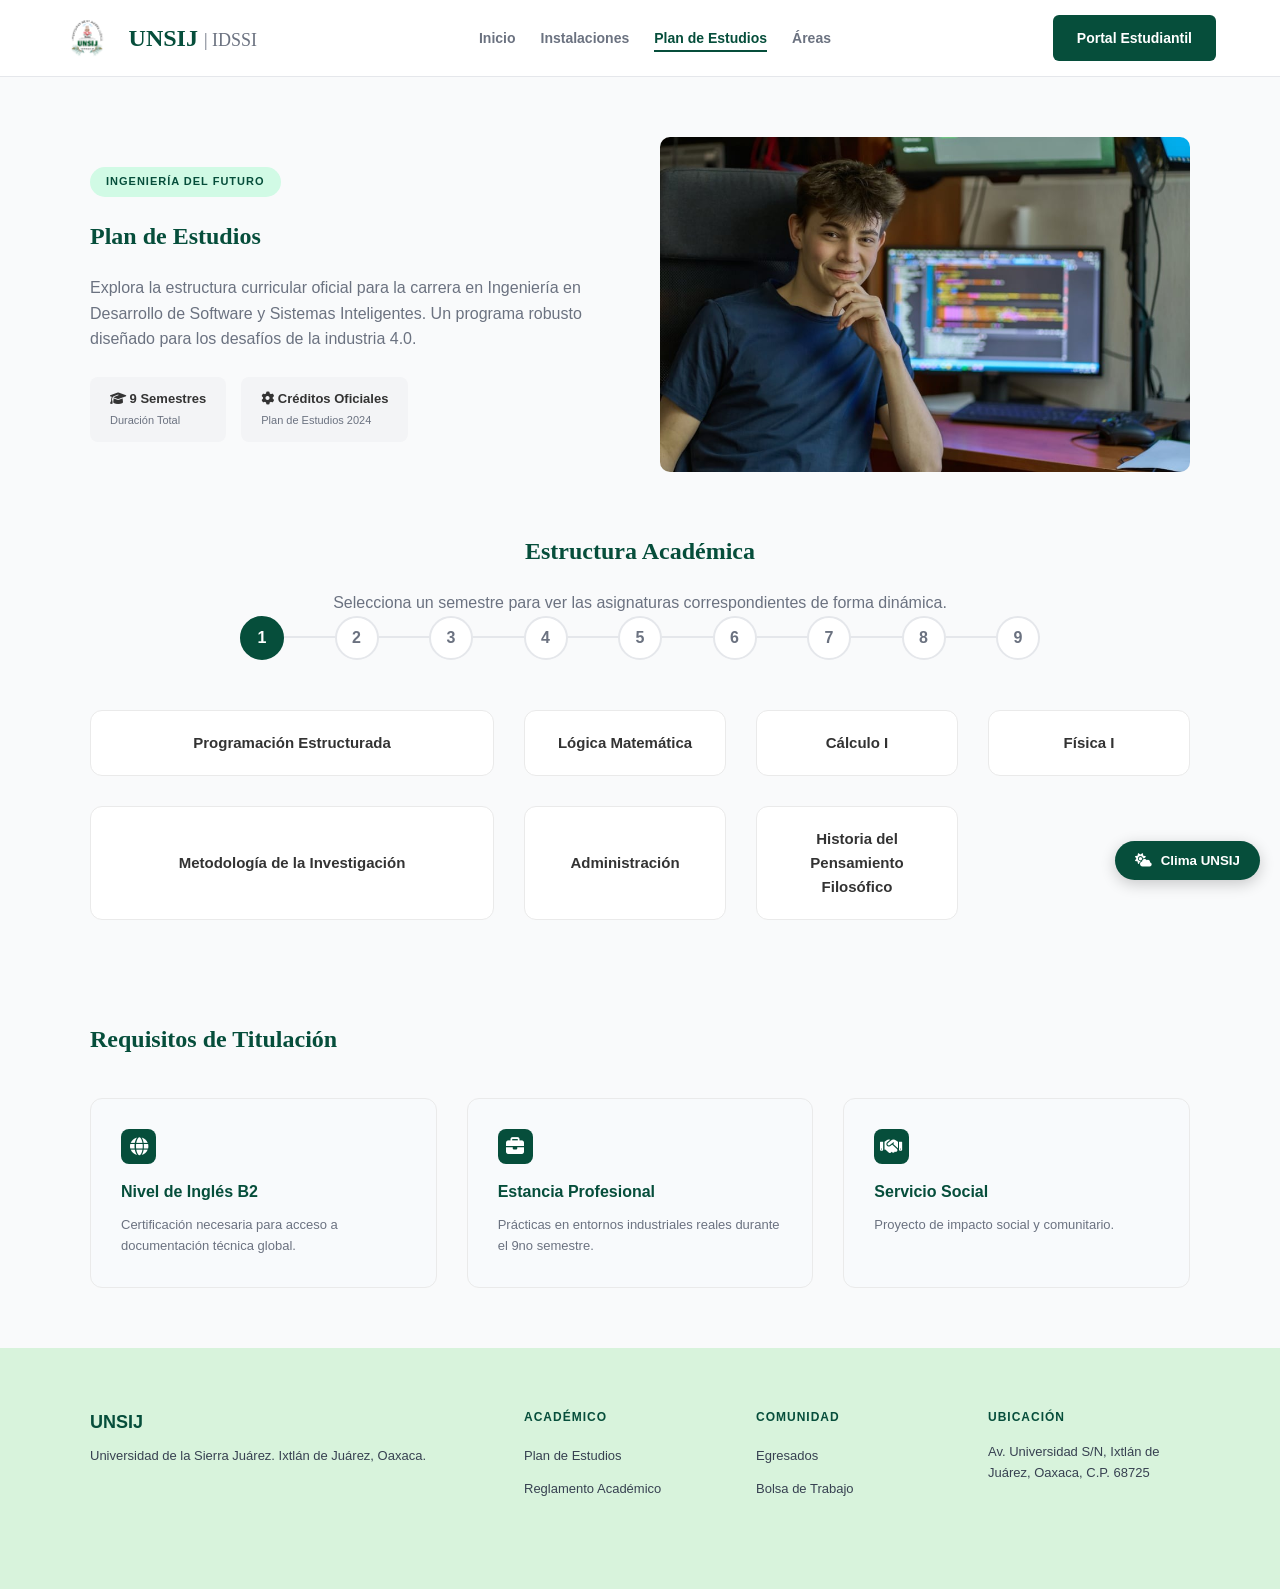
<file: plan-estudios.html>
<!DOCTYPE html>
<html lang="es">

<head>
    <meta charset="UTF-8">
    <meta name="viewport" content="width=device-width, initial-scale=1.0">
    <title>Plan de Estudios - IDSSI UNSIJ</title>
    <link rel="icon" type="image/png" href="img/icon.png">
    
    <link rel="stylesheet" href="https://cdnjs.cloudflare.com/ajax/libs/font-awesome/6.4.0/css/all.min.css">
    <link rel="stylesheet" href="css/style.css">
</head>

<body>

    <header class="menu-principal">
        <div class="logo">
            <a href="index.html" class="logo">
                <img src="img/logo-unsij.png" alt="Logo UNSIJ" class="icono-logo">
                <h2>UNSIJ <span class="logo-secundario">| IDSSI</span></h2>
            </a>
        </div>
        <nav>
            <ul class="enlaces-menu">
                <li><a href="index.html">Inicio</a></li>
                <li><a href="instalaciones.html">Instalaciones</a></li>
                <li><a href="plan-estudios.html" class="activo">Plan de Estudios</a></li>
                <li><a href="areas.html">Áreas</a></li>
            </ul>
        </nav>
        <a href="https://aula.unsij.edu.mx/" target="_blank" class="boton boton-principal">Portal Estudiantil</a>
    </header>

    <main>
        <section class="contenedor columna-doble">
            <div class="presentacion-plan">
                <span class="etiqueta-carrera">INGENIERÍA DEL FUTURO</span>
                <h1>Plan de Estudios</h1>
                <p class="subtitulo" style="text-align: left; margin: 0 0 25px 0;">Explora la estructura curricular oficial para la carrera en Ingeniería en Desarrollo de Software y Sistemas Inteligentes. Un programa robusto diseñado para los desafíos de la industria 4.0.</p>

                <div class="resumen-creditos">
                    <div class="bloque-resumen">
                        <strong><i class="fa-solid fa-graduation-cap"></i> 9 Semestres</strong> <br>
                        <span>Duración Total</span>
                    </div>
                    <div class="bloque-resumen">
                        <strong><i class="fa-solid fa-gear"></i> Créditos Oficiales</strong> <br>
                        <span>Plan de Estudios 2024</span>
                    </div>
                </div>
            </div>
            <div class="cuadro-imagen" style="min-height: 250px;">
                <img src="img/img8.jpg" alt="">
            </div>
        </section>

        <section class="contenedor centrar-texto" style="padding-top: 0;">
            <h2>Estructura Académica</h2>
            <p class="subtitulo">Selecciona un semestre para ver las asignaturas correspondientes de forma dinámica.</p>

            <div class="control-cronologico margen-arriba">
                <div class="linea-cronologica"></div>
                <div class="navegacion-pasos">
                    <div class="paso-tiempo" onclick="cambiarSemestre(1)">1</div>
                    <div class="paso-tiempo" onclick="cambiarSemestre(2)">2</div>
                    <div class="paso-tiempo" onclick="cambiarSemestre(3)">3</div>
                    <div class="paso-tiempo" onclick="cambiarSemestre(4)">4</div>
                    <div class="paso-tiempo" onclick="cambiarSemestre(5)">5</div>
                    <div class="paso-tiempo" onclick="cambiarSemestre(6)">6</div>
                    <div class="paso-tiempo" onclick="cambiarSemestre(7)">7</div>
                    <div class="paso-tiempo" onclick="cambiarSemestre(8)">8</div>
                    <div class="paso-tiempo" onclick="cambiarSemestre(9)">9</div>
                </div>
            </div>

            <div id="contenedor-materias" class="columna-cuadruple margen-arriba text-left">
            </div>
        </section>

        <section id="seccion-optativas" class="contenedor fondo-variante" style="padding-top: 40px; padding-bottom: 40px; display: none;">
            <h2 class="centrar-texto" style="margin-bottom: 5px;">Materias Optativas</h2>
            <p class="subtitulo centrar-texto" style="margin-bottom: 30px;">Especialización en áreas avanzadas de la inteligencia artificial.</p>

            <div class="columna-triple">
                <div class="tarjeta" style="display: flex; flex-direction: column; align-items: center; justify-content: center; text-align: center;">
                    <i class="fa-solid fa-language" style="color: #064e3b; font-size: 28px; margin-bottom: 12px;"></i>
                    <h4 style="margin: 0; font-family: Arial, sans-serif;">Procesamiento del Lenguaje Natural</h4>
                </div>
                <div class="tarjeta" style="display: flex; flex-direction: column; align-items: center; justify-content: center; text-align: center;">
                    <i class="fa-solid fa-robot" style="color: #064e3b; font-size: 28px; margin-bottom: 12px;"></i>
                    <h4 style="margin: 0; font-family: Arial, sans-serif;">Programación de Robots Móviles</h4>
                </div>
                <div class="tarjeta" style="display: flex; flex-direction: column; align-items: center; justify-content: center; text-align: center;">
                    <i class="fa-solid fa-fingerprint" style="color: #064e3b; font-size: 28px; margin-bottom: 12px;"></i>
                    <h4 style="margin: 0; font-family: Arial, sans-serif;">Reconocimiento de Patrones</h4>
                </div>
            </div>

            <div class="columna-doble margen-arriba" style="max-width: 730px; margin-left: auto; margin-right: auto;">
                <div class="tarjeta" style="display: flex; flex-direction: column; align-items: center; justify-content: center; text-align: center;">
                    <i class="fa-solid fa-vr-cardboard" style="color: #064e3b; font-size: 28px; margin-bottom: 12px;"></i>
                    <h4 style="margin: 0; font-family: Arial, sans-serif;">Visión por Computadora y RA</h4>
                </div>
                <div class="tarjeta" style="display: flex; flex-direction: column; align-items: center; justify-content: center; text-align: center;">
                    <i class="fa-solid fa-microchip" style="color: #064e3b; font-size: 28px; margin-bottom: 12px;"></i>
                    <h4 style="margin: 0; font-family: Arial, sans-serif;">Aplicaciones de IA en Sistemas Embebidos</h4>
                </div>
            </div>
        </section>

        <section class="contenedor" style="padding-top: 40px;">
            <h2 class="separador-seccion" style="text-align: left; margin-bottom: 40px;">
                <span style="padding-left: 0; background-color: #f9fafb;">Requisitos de Titulación</span>
            </h2>

            <div class="columna-triple">
                <div class="tarjeta" style="background-color: #f8fafc;">
                    <div class="emblema-requisito"><i class="fa-solid fa-globe"></i></div>
                    <h4 style="margin: 10px 0; font-family: Arial, sans-serif;">Nivel de Inglés B2</h4>
                    <p style="font-size: 13px; color: #6b7280; margin: 0;">Certificación necesaria para acceso a documentación técnica global.</p>
                </div>
                <div class="tarjeta" style="background-color: #f8fafc;">
                    <div class="emblema-requisito"><i class="fa-solid fa-briefcase"></i></div>
                    <h4 style="margin: 10px 0; font-family: Arial, sans-serif;">Estancia Profesional</h4>
                    <p style="font-size: 13px; color: #6b7280; margin: 0;">Prácticas en entornos industriales reales durante el 9no semestre.</p>
                </div>
                <div class="tarjeta" style="background-color: #f8fafc;">
                    <div class="emblema-requisito"><i class="fa-solid fa-handshake"></i></div>
                    <h4 style="margin: 10px 0; font-family: Arial, sans-serif;">Servicio Social</h4>
                    <p style="font-size: 13px; color: #6b7280; margin: 0;">Proyecto de impacto social y comunitario.</p>
                </div>
            </div>
        </section>
    </main>

    <footer class="pie-pagina">
        <div class="contenedor columna-cuadruple">
            <div>
                <h3>UNSIJ</h3>
                <p>Universidad de la Sierra Juárez. Ixtlán de Juárez, Oaxaca.</p>
            </div>
            <div>
                <h4>ACADÉMICO</h4>
                <ul>
                    <li><a href="plan-estudios.html">Plan de Estudios</a></li>
                    <li><a href="#">Reglamento Académico</a></li>
                </ul>
            </div>
            <div>
                <h4>COMUNIDAD</h4>
                <ul>
                    <li><a href="#">Egresados</a></li>
                    <li><a href="#">Bolsa de Trabajo</a></li>
                </ul>
            </div>
            <div>
                <h4>UBICACIÓN</h4>
                <p><a target="_blank" href="https://maps.app.goo.gl/RAJyj1yU5hmJL2J4A">Av. Universidad S/N, Ixtlán de Juárez, Oaxaca, C.P. 68725</a></p>
            </div>
        </div>
    </footer>

    <script src="js/main.js"></script>
</body>

</html>
</file>
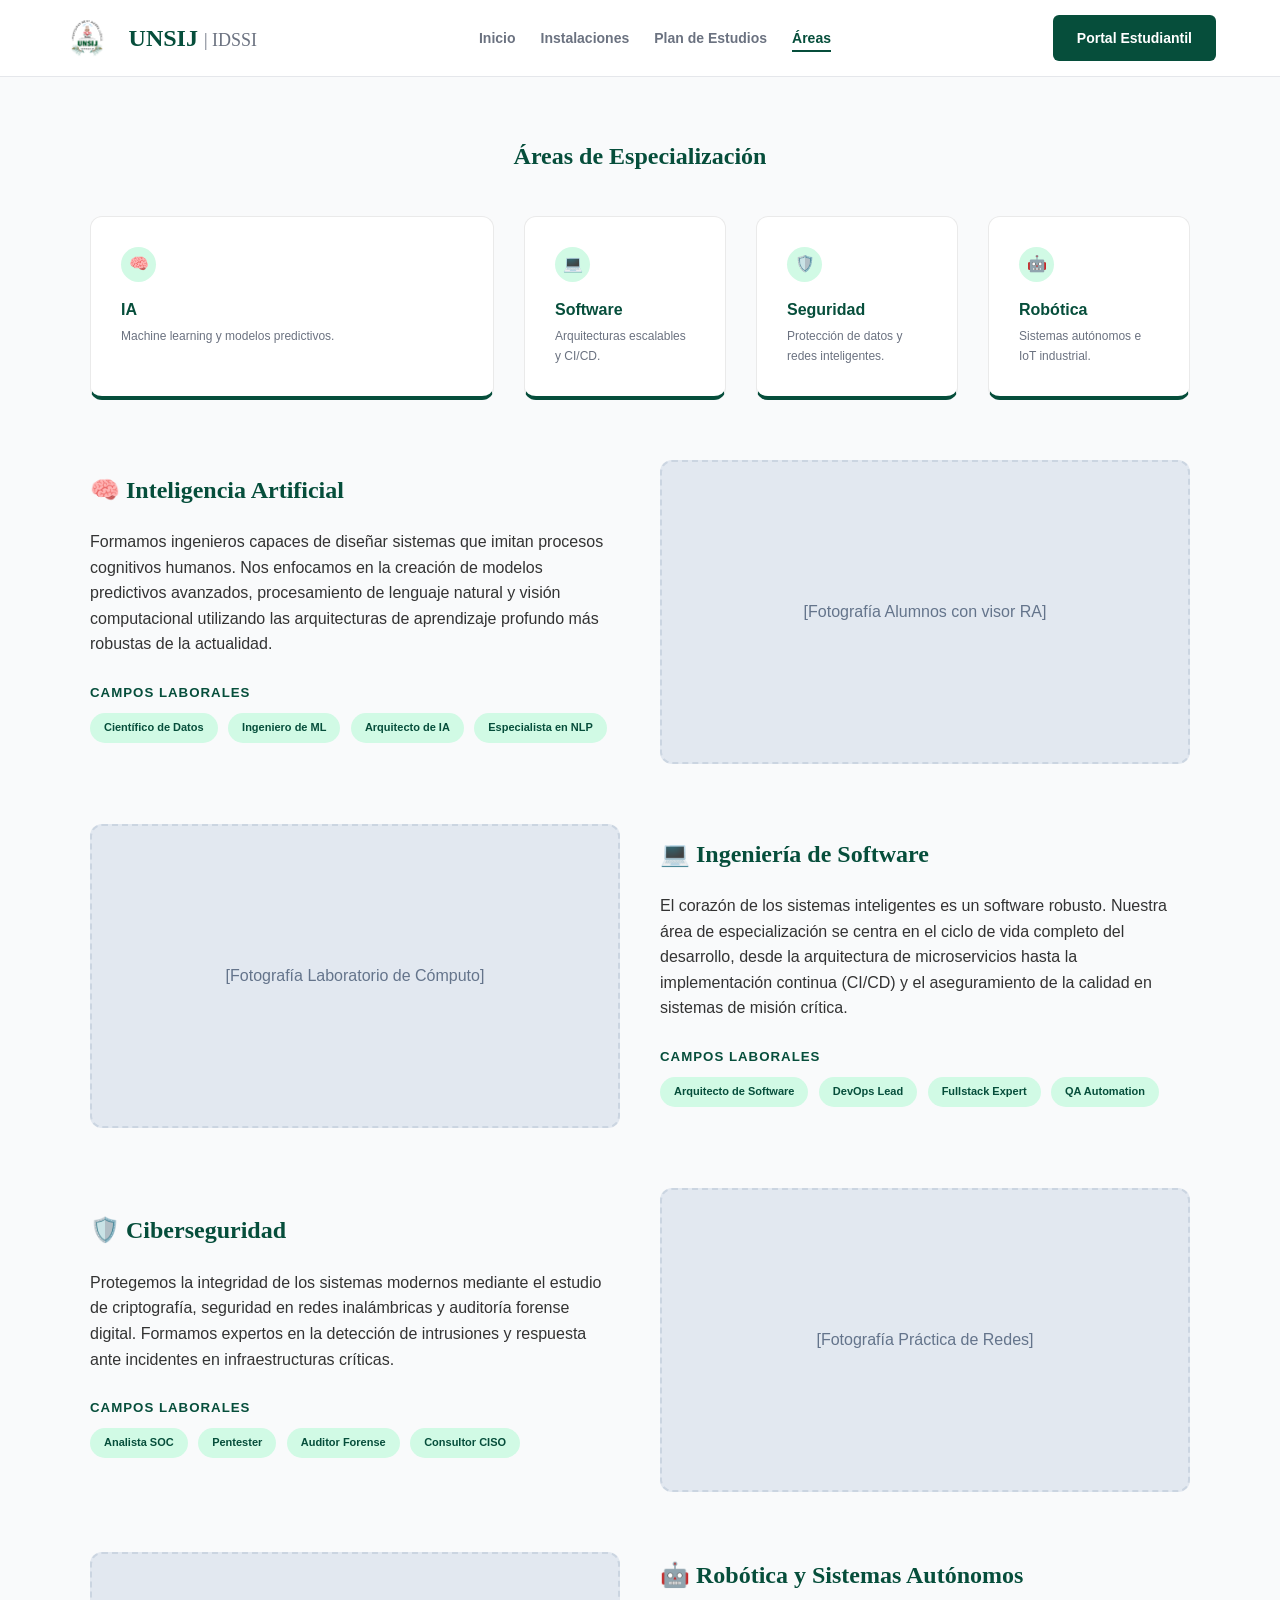
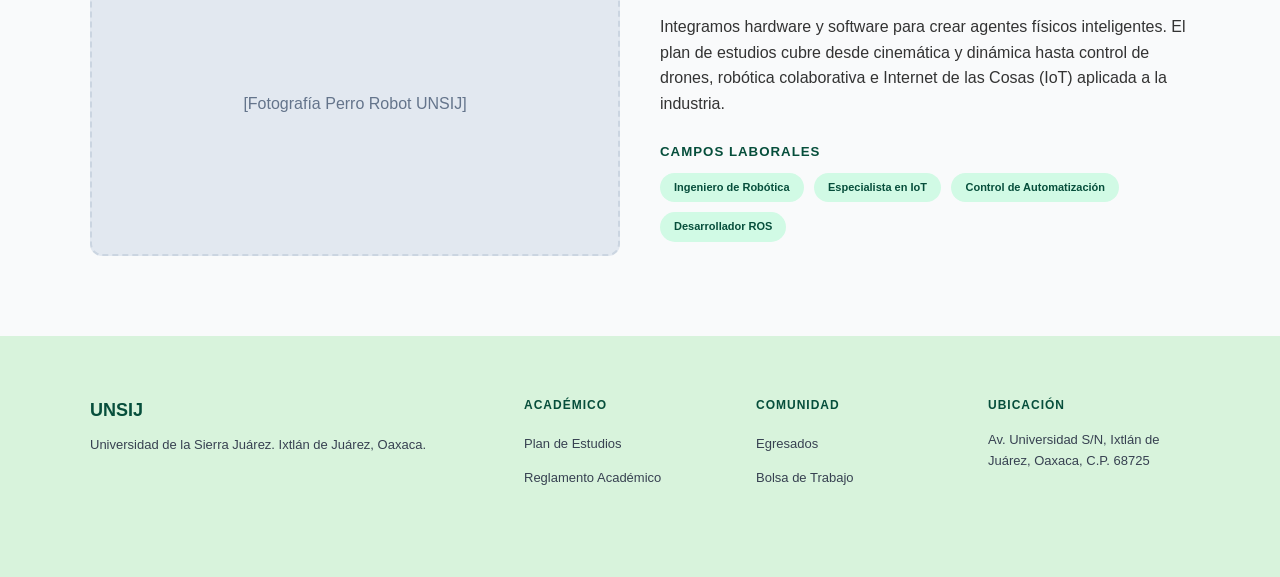
<file: ordinario diseño web/areas.html>
<!DOCTYPE html>
<html lang="es">

<head>
    <meta charset="UTF-8">
    <meta name="viewport" content="width=device-width, initial-scale=1.0">
    <title>Áreas de Especialización - UNSIJ | IDSSI</title>

    <link rel="icon" type="image/png" href="img/icon.png">

    <link rel="stylesheet" href="css/style.css">
</head>

<body>

    <header class="menu-principal">
        <div class="logo">
            <img src="img/logo-unsij.png" alt="Logo UNSIJ" class="icono-logo">
            <h2>UNSIJ <span class="logo-secundario">| IDSSI</span></h2>
        </div>
        <nav>
            <ul class="enlaces-menu">
                <li><a href="index.html">Inicio</a></li>
                <li><a href="instalaciones.html">Instalaciones</a></li>
                <li><a href="plan-estudios.html">Plan de Estudios</a></li>
                <li><a href="areas.html" class="activo">Áreas</a></li>
            </ul>
        </nav>
       <a href="https://aula.unsij.edu.mx/" target="_blank" class="boton boton-principal">Portal Estudiantil</a>
    </header>

    <main>
        <section class="contenedor centrar-texto">
            <h1 class="separador-seccion" style="margin-top: 0;">
                <span style="background-color: #f9fafb;">Áreas de Especialización</span>
            </h1>

            <div class="columna-cuadruple margen-arriba" style="text-align: left;">
                <div class="tarjeta" style="border-bottom: 4px solid #064e3b;">
                    <div class="circulo-icono" style="height: 35px; width: 35px; font-size: 16px; margin-bottom: 15px;">
                        🧠</div>
                    <h4 style="margin-bottom: 5px; font-family: Arial, sans-serif;">IA</h4>
                    <p style="font-size: 12px; color: #6b7280; margin: 0;">Machine learning y modelos predictivos.</p>
                </div>
                <div class="tarjeta" style="border-bottom: 4px solid #064e3b;">
                    <div class="circulo-icono" style="height: 35px; width: 35px; font-size: 16px; margin-bottom: 15px;">
                        💻</div>
                    <h4 style="margin-bottom: 5px; font-family: Arial, sans-serif;">Software</h4>
                    <p style="font-size: 12px; color: #6b7280; margin: 0;">Arquitecturas escalables y CI/CD.</p>
                </div>
                <div class="tarjeta" style="border-bottom: 4px solid #064e3b;">
                    <div class="circulo-icono" style="height: 35px; width: 35px; font-size: 16px; margin-bottom: 15px;">
                        🛡️</div>
                    <h4 style="margin-bottom: 5px; font-family: Arial, sans-serif;">Seguridad</h4>
                    <p style="font-size: 12px; color: #6b7280; margin: 0;">Protección de datos y redes inteligentes.</p>
                </div>
                <div class="tarjeta" style="border-bottom: 4px solid #064e3b;">
                    <div class="circulo-icono" style="height: 35px; width: 35px; font-size: 16px; margin-bottom: 15px;">
                        🤖</div>
                    <h4 style="margin-bottom: 5px; font-family: Arial, sans-serif;">Robótica</h4>
                    <p style="font-size: 12px; color: #6b7280; margin: 0;">Sistemas autónomos e IoT industrial.</p>
                </div>
            </div>
        </section>

        <section class="contenedor columna-doble" style="padding-top: 0;">
            <div>
                <h2 style="display: flex; align-items: center; gap: 10px;">🧠 Inteligencia Artificial</h2>
                <p>Formamos ingenieros capaces de diseñar sistemas que imitan procesos cognitivos humanos. Nos enfocamos
                    en la creación de modelos predictivos avanzados, procesamiento de lenguaje natural y visión
                    computacional utilizando las arquitecturas de aprendizaje profundo más robustas de la actualidad.
                </p>

                <h5
                    style="margin-top: 25px; margin-bottom: 10px; color: #064e3b; letter-spacing: 1px; font-family: Arial, sans-serif;">
                    CAMPOS LABORALES</h5>
                <span class="etiqueta-campo">Científico de Datos</span>
                <span class="etiqueta-campo">Ingeniero de ML</span>
                <span class="etiqueta-campo">Arquitecto de IA</span>
                <span class="etiqueta-campo">Especialista en NLP</span>
            </div>
            <div class="cuadro-imagen" style="min-height: 300px;">
                [Fotografía Alumnos con visor RA]
            </div>
        </section>

        <section class="contenedor columna-doble" style="padding-top: 0;">
            <div class="cuadro-imagen" style="min-height: 300px;">
                [Fotografía Laboratorio de Cómputo]
            </div>
            <div>
                <h2 style="display: flex; align-items: center; gap: 10px;">💻 Ingeniería de Software</h2>
                <p>El corazón de los sistemas inteligentes es un software robusto. Nuestra área de especialización se
                    centra en el ciclo de vida completo del desarrollo, desde la arquitectura de microservicios hasta la
                    implementación continua (CI/CD) y el aseguramiento de la calidad en sistemas de misión crítica.</p>

                <h5
                    style="margin-top: 25px; margin-bottom: 10px; color: #064e3b; letter-spacing: 1px; font-family: Arial, sans-serif;">
                    CAMPOS LABORALES</h5>
                <span class="etiqueta-campo">Arquitecto de Software</span>
                <span class="etiqueta-campo">DevOps Lead</span>
                <span class="etiqueta-campo">Fullstack Expert</span>
                <span class="etiqueta-campo">QA Automation</span>
            </div>
        </section>

        <section class="contenedor columna-doble" style="padding-top: 0;">
            <div>
                <h2 style="display: flex; align-items: center; gap: 10px;">🛡️ Ciberseguridad</h2>
                <p>Protegemos la integridad de los sistemas modernos mediante el estudio de criptografía, seguridad en
                    redes inalámbricas y auditoría forense digital. Formamos expertos en la detección de intrusiones y
                    respuesta ante incidentes en infraestructuras críticas.</p>

                <h5
                    style="margin-top: 25px; margin-bottom: 10px; color: #064e3b; letter-spacing: 1px; font-family: Arial, sans-serif;">
                    CAMPOS LABORALES</h5>
                <span class="etiqueta-campo">Analista SOC</span>
                <span class="etiqueta-campo">Pentester</span>
                <span class="etiqueta-campo">Auditor Forense</span>
                <span class="etiqueta-campo">Consultor CISO</span>
            </div>
            <div class="cuadro-imagen" style="min-height: 300px;">
                [Fotografía Práctica de Redes]
            </div>
        </section>

        <section class="contenedor columna-doble" style="padding-top: 0; padding-bottom: 80px;">
            <div class="cuadro-imagen" style="min-height: 300px;">
                [Fotografía Perro Robot UNSIJ]
            </div>
            <div>
                <h2 style="display: flex; align-items: center; gap: 10px;">🤖 Robótica y Sistemas Autónomos</h2>
                <p>Integramos hardware y software para crear agentes físicos inteligentes. El plan de estudios cubre
                    desde cinemática y dinámica hasta control de drones, robótica colaborativa e Internet de las Cosas
                    (IoT) aplicada a la industria.</p>

                <h5
                    style="margin-top: 25px; margin-bottom: 10px; color: #064e3b; letter-spacing: 1px; font-family: Arial, sans-serif;">
                    CAMPOS LABORALES</h5>
                <span class="etiqueta-campo">Ingeniero de Robótica</span>
                <span class="etiqueta-campo">Especialista en IoT</span>
                <span class="etiqueta-campo">Control de Automatización</span>
                <span class="etiqueta-campo">Desarrollador ROS</span>
            </div>
        </section>

    </main>

    <footer class="pie-pagina">
        <div class="contenedor columna-cuadruple">
            <div>
                <h3>UNSIJ</h3>
                <p>Universidad de la Sierra Juárez. Ixtlán de Juárez, Oaxaca.</p>
            </div>
            <div>
                <h4>ACADÉMICO</h4>
                <ul>
                    <li><a href="plan-estudios.html">Plan de Estudios</a></li>
                    <li><a href="#">Reglamento Académico</a></li>
                </ul>
            </div>
            <div>
                <h4>COMUNIDAD</h4>
                <ul>
                    <li><a href="#">Egresados</a></li>
                    <li><a href="#">Bolsa de Trabajo</a></li>
                </ul>
            </div>
            <div>
                <h4>UBICACIÓN</h4>
                <p>Av. Universidad S/N, Ixtlán de Juárez, Oaxaca, C.P. 68725</p>
            </div>
        </div>
    </footer>

    <script src="js/main.js"></script>
</body>

</html>
</file>
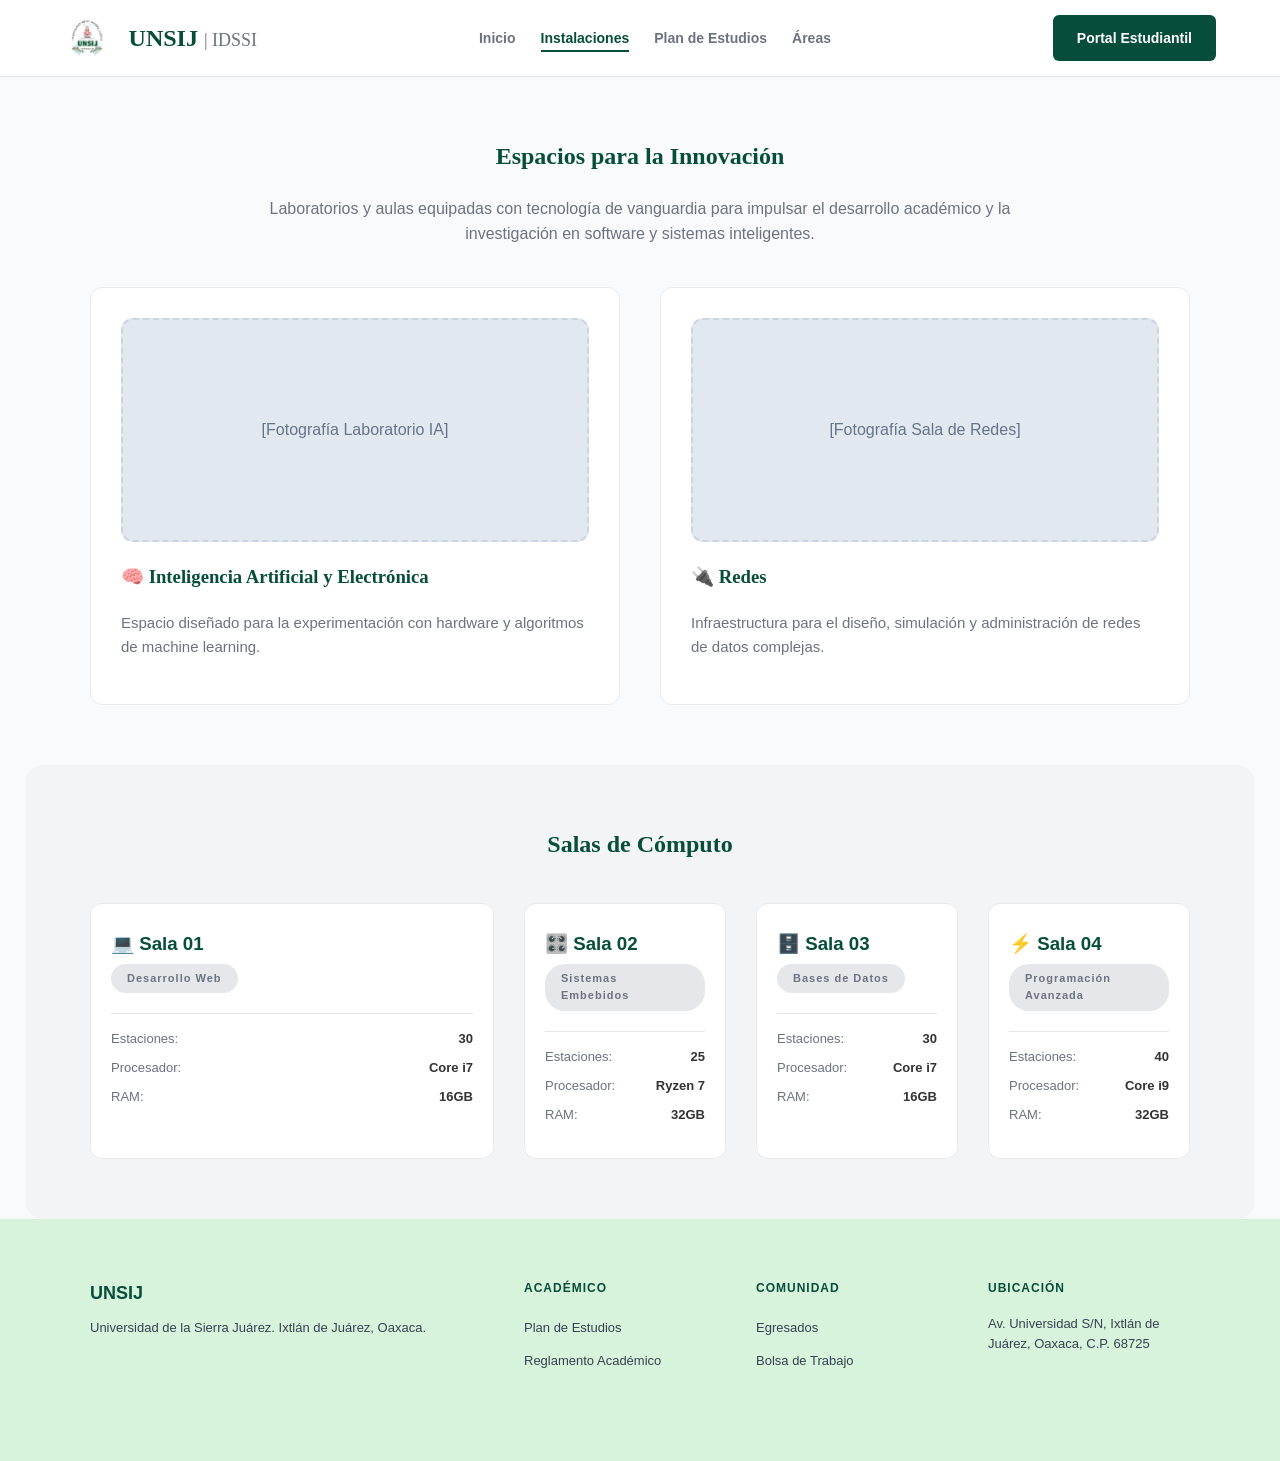
<file: ordinario diseño web/instalaciones.html>
<!DOCTYPE html>
<html lang="es">

<head>
    <meta charset="UTF-8">
    <meta name="viewport" content="width=device-width, initial-scale=1.0">
    <title>Instalaciones - Universidad de la Sierra Juárez | IDSSI</title>

    <link rel="icon" type="image/png" href="img/icon.png">

    <link rel="stylesheet" href="css/style.css">
</head>

<body>


    <header class="menu-principal">
        <div class="logo">
            <img src="img/logo-unsij.png" alt="Logo UNSIJ" class="icono-logo">
            <h2>UNSIJ <span class="logo-secundario">| IDSSI</span></h2>
        </div>
        <nav>
            <ul class="enlaces-menu">
                <li><a href="index.html">Inicio</a></li>
                <li><a href="instalaciones.html" class="activo">Instalaciones</a></li>
                <li><a href="plan-estudios.html">Plan de Estudios</a></li>
                <li><a href="areas.html">Áreas</a></li>
            </ul>
        </nav>
       <a href="https://aula.unsij.edu.mx/" target="_blank" class="boton boton-principal">Portal Estudiantil</a>
    </header>

    <main>
        <!-- LABORATORIOS PRINCIPALES -->
        <section class="contenedor centrar-texto">
            <h1>Espacios para la Innovación</h1>
            <p class="subtitulo">Laboratorios y aulas equipadas con tecnología de vanguardia para impulsar el desarrollo
                académico y la investigación en software y sistemas inteligentes.</p>

            <div class="columna-doble margen-arriba" style="text-align: left;">

                <article class="tarjeta">
                    <div class="cuadro-imagen" style="min-height: 220px; margin-bottom: 20px;">
                        [Fotografía Laboratorio IA]
                    </div>
                    <h3 style="display: flex; align-items: center; gap: 8px;">🧠 Inteligencia Artificial y Electrónica
                    </h3>
                    <p style="color: #6b7280; font-size: 15px;">Espacio diseñado para la experimentación con hardware y
                        algoritmos de machine learning.</p>
                </article>

                <article class="tarjeta">
                    <div class="cuadro-imagen" style="min-height: 220px; margin-bottom: 20px;">
                        [Fotografía Sala de Redes]
                    </div>
                    <h3 style="display: flex; align-items: center; gap: 8px;">🔌 Redes</h3>
                    <p style="color: #6b7280; font-size: 15px;">Infraestructura para el diseño, simulación y
                        administración de redes de datos complejas.</p>
                </article>

            </div>
        </section>

        <!-- AULAS DE CÓMPUTO -->
        <section class="contenedor centrar-texto fondo-variante">

            <h2>Salas de Cómputo</h2>

            <div class="columna-cuadruple margen-arriba" style="text-align: left;">

                <div class="tarjeta" style="padding: 25px 20px;">
                    <h3 style="margin-bottom: 5px; font-family: Arial, sans-serif;">💻 Sala 01</h3>
                    <span class="etiqueta-carrera"
                        style="background-color: #e5e7eb; color: #6b7280; margin-bottom: 20px;">Desarrollo Web</span>

                    <div class="lista-especificaciones">
                        <div class="dato-tecnico"><span>Estaciones:</span> <strong>30</strong></div>
                        <div class="dato-tecnico"><span>Procesador:</span> <strong>Core i7</strong></div>
                        <div class="dato-tecnico"><span>RAM:</span> <strong>16GB</strong></div>
                    </div>
                </div>

                <div class="tarjeta" style="padding: 25px 20px;">
                    <h3 style="margin-bottom: 5px; font-family: Arial, sans-serif;">🎛️ Sala 02</h3>
                    <span class="etiqueta-carrera"
                        style="background-color: #e5e7eb; color: #6b7280; margin-bottom: 20px;">Sistemas
                        Embebidos</span>

                    <div class="lista-especificaciones">
                        <div class="dato-tecnico"><span>Estaciones:</span> <strong>25</strong></div>
                        <div class="dato-tecnico"><span>Procesador:</span> <strong>Ryzen 7</strong></div>
                        <div class="dato-tecnico"><span>RAM:</span> <strong>32GB</strong></div>
                    </div>
                </div>

                <div class="tarjeta" style="padding: 25px 20px;">
                    <h3 style="margin-bottom: 5px; font-family: Arial, sans-serif;">🗄️ Sala 03</h3>
                    <span class="etiqueta-carrera"
                        style="background-color: #e5e7eb; color: #6b7280; margin-bottom: 20px;">Bases de Datos</span>

                    <div class="lista-especificaciones">
                        <div class="dato-tecnico"><span>Estaciones:</span> <strong>30</strong></div>
                        <div class="dato-tecnico"><span>Procesador:</span> <strong>Core i7</strong></div>
                        <div class="dato-tecnico"><span>RAM:</span> <strong>16GB</strong></div>
                    </div>
                </div>

                <div class="tarjeta" style="padding: 25px 20px;">
                    <h3 style="margin-bottom: 5px; font-family: Arial, sans-serif;">⚡ Sala 04</h3>
                    <span class="etiqueta-carrera"
                        style="background-color: #e5e7eb; color: #6b7280; margin-bottom: 20px;">Programación
                        Avanzada</span>

                    <div class="lista-especificaciones">
                        <div class="dato-tecnico"><span>Estaciones:</span> <strong>40</strong></div>
                        <div class="dato-tecnico"><span>Procesador:</span> <strong>Core i9</strong></div>
                        <div class="dato-tecnico"><span>RAM:</span> <strong>32GB</strong></div>
                    </div>
                </div>

            </div>
        </section>
    </main>

    <!-- PIE DE PÁGINA -->
    <footer class="pie-pagina">
        <div class="contenedor columna-cuadruple">
            <div>
                <h3>UNSIJ</h3>
                <p>Universidad de la Sierra Juárez. Ixtlán de Juárez, Oaxaca.</p>
            </div>
            <div>
                <h4>ACADÉMICO</h4>
                <ul>
                    <li><a href="plan-estudios.html">Plan de Estudios</a></li>
                    <li><a href="#">Reglamento Académico</a></li>
                </ul>
            </div>
            <div>
                <h4>COMUNIDAD</h4>
                <ul>
                    <li><a href="#">Egresados</a></li>
                    <li><a href="#">Bolsa de Trabajo</a></li>
                </ul>
            </div>
            <div>
                <h4>UBICACIÓN</h4>
                <p>Av. Universidad S/N, Ixtlán de Juárez, Oaxaca, C.P. 68725</p>
            </div>
        </div>
    </footer>

    <script src="js/main.js"></script>
</body>

</html>
</file>
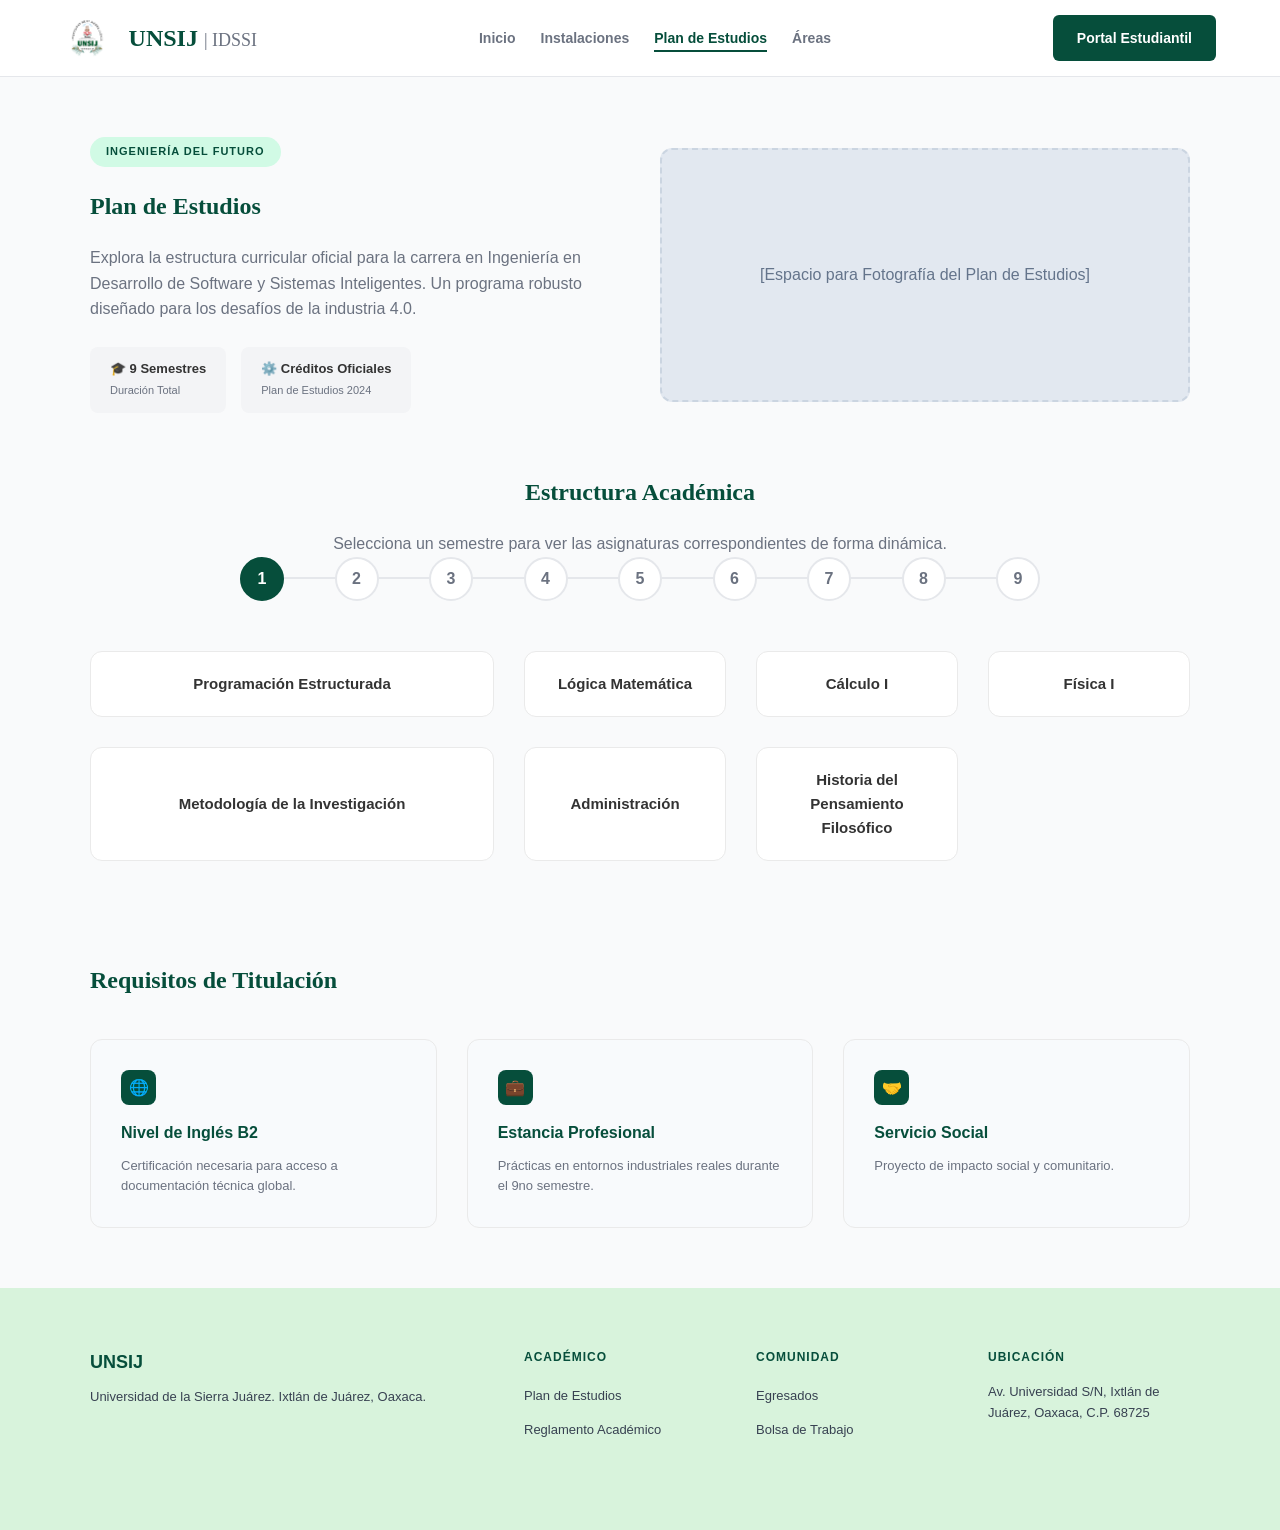
<file: ordinario diseño web/plan-estudios.html>
<!DOCTYPE html>
<html lang="es">

<head>
    <meta charset="UTF-8">
    <meta name="viewport" content="width=device-width, initial-scale=1.0">
    <title>Plan de Estudios - IDSSI UNSIJ</title>
    <link rel="icon" type="image/png" href="img/icon.png">
    <link rel="stylesheet" href="css/style.css">
</head>

<body>

    <header class="menu-principal">
        <div class="logo">
            <img src="img/logo-unsij.png" alt="Logo UNSIJ" class="icono-logo">
            <h2>UNSIJ <span class="logo-secundario">| IDSSI</span></h2>
        </div>
        <nav>
            <ul class="enlaces-menu">
                <li><a href="index.html">Inicio</a></li>
                <li><a href="instalaciones.html">Instalaciones</a></li>
                <li><a href="plan-estudios.html" class="activo">Plan de Estudios</a></li>
                <li><a href="areas.html">Áreas</a></li>
            </ul>
        </nav>
        <a href="https://aula.unsij.edu.mx/" target="_blank" class="boton boton-principal">Portal Estudiantil</a>
    </header>

    <main>
        <section class="contenedor columna-doble">
            <div class="presentacion-plan">
                <span class="etiqueta-carrera">INGENIERÍA DEL FUTURO</span>
                <h1>Plan de Estudios</h1>
                <p class="subtitulo" style="text-align: left; margin: 0 0 25px 0;">Explora la estructura curricular
                    oficial para la carrera en Ingeniería en Desarrollo de Software y Sistemas Inteligentes. Un programa
                    robusto diseñado para los desafíos de la industria 4.0.</p>

                <div class="resumen-creditos">
                    <div class="bloque-resumen">
                        <strong>🎓 9 Semestres</strong> <br>
                        <span>Duración Total</span>
                    </div>
                    <div class="bloque-resumen">
                        <strong>⚙️ Créditos Oficiales</strong> <br>
                        <span>Plan de Estudios 2024</span>
                    </div>
                </div>
            </div>
            <div class="cuadro-imagen" style="min-height: 250px;">
                [Espacio para Fotografía del Plan de Estudios]
            </div>
        </section>

        <section class="contenedor centrar-texto" style="padding-top: 0;">
            <h2>Estructura Académica</h2>
            <p class="subtitulo">Selecciona un semestre para ver las asignaturas correspondientes de forma dinámica.</p>

            <div class="control-cronologico margen-arriba">
                <div class="linea-cronologica"></div>
                <div class="navegacion-pasos">
                    <div class="paso-tiempo" onclick="cambiarSemestre(1)">1</div>
                    <div class="paso-tiempo" onclick="cambiarSemestre(2)">2</div>
                    <div class="paso-tiempo" onclick="cambiarSemestre(3)">3</div>
                    <div class="paso-tiempo" onclick="cambiarSemestre(4)">4</div>
                    <div class="paso-tiempo" onclick="cambiarSemestre(5)">5</div>
                    <div class="paso-tiempo" onclick="cambiarSemestre(6)">6</div>
                    <div class="paso-tiempo" onclick="cambiarSemestre(7)">7</div>
                    <div class="paso-tiempo" onclick="cambiarSemestre(8)">8</div>
                    <div class="paso-tiempo" onclick="cambiarSemestre(9)">9</div>
                </div>
            </div>

            <div id="contenedor-materias" class="columna-cuadruple margen-arriba text-left">
            </div>
        </section>

        <section id="seccion-optativas" class="contenedor fondo-variante"
            style="padding-top: 40px; padding-bottom: 40px; display: none;">
            <h2 class="centrar-texto" style="margin-bottom: 5px;">Materias Optativas</h2>
            <p class="subtitulo centrar-texto" style="margin-bottom: 30px;">Especialización en áreas avanzadas de la
                inteligencia artificial.</p>

            <div class="columna-triple">
                <div class="tarjeta">
                    <h4 style="margin: 0; font-family: Arial, sans-serif;">Procesamiento del Lenguaje Natural</h4>
                </div>
                <div class="tarjeta">
                    <h4 style="margin: 0; font-family: Arial, sans-serif;">Programación de Robots Móviles</h4>
                </div>
                <div class="tarjeta">
                    <h4 style="margin: 0; font-family: Arial, sans-serif;">Reconocimiento de Patrones</h4>
                </div>
            </div>

            <div class="columna-doble margen-arriba" style="max-width: 730px; margin-left: auto; margin-right: auto;">
                <div class="tarjeta">
                    <h4 style="margin: 0; font-family: Arial, sans-serif;">Visión por Computadora y RA</h4>
                </div>
                <div class="tarjeta">
                    <h4 style="margin: 0; font-family: Arial, sans-serif;">Aplicaciones de IA en Sistemas Embebidos</h4>
                </div>
            </div>
        </section>

        <section class="contenedor" style="padding-top: 40px;">
            <h2 class="separador-seccion" style="text-align: left; margin-bottom: 40px;">
                <span style="padding-left: 0; background-color: #f9fafb;">Requisitos de Titulación</span>
            </h2>

            <div class="columna-triple">
                <div class="tarjeta" style="background-color: #f8fafc;">
                    <div class="emblema-requisito">🌐</div>
                    <h4 style="margin: 10px 0; font-family: Arial, sans-serif;">Nivel de Inglés B2</h4>
                    <p style="font-size: 13px; color: #6b7280; margin: 0;">Certificación necesaria para acceso a
                        documentación técnica global.</p>
                </div>
                <div class="tarjeta" style="background-color: #f8fafc;">
                    <div class="emblema-requisito">💼</div>
                    <h4 style="margin: 10px 0; font-family: Arial, sans-serif;">Estancia Profesional</h4>
                    <p style="font-size: 13px; color: #6b7280; margin: 0;">Prácticas en entornos industriales reales
                        durante el 9no semestre.</p>
                </div>
                <div class="tarjeta" style="background-color: #f8fafc;">
                    <div class="emblema-requisito">🤝</div>
                    <h4 style="margin: 10px 0; font-family: Arial, sans-serif;">Servicio Social</h4>
                    <p style="font-size: 13px; color: #6b7280; margin: 0;">Proyecto de impacto social y comunitario.</p>
                </div>
            </div>
        </section>
    </main>

    <footer class="pie-pagina">
        <div class="contenedor columna-cuadruple">
            <div>
                <h3>UNSIJ</h3>
                <p>Universidad de la Sierra Juárez. Ixtlán de Juárez, Oaxaca.</p>
            </div>
            <div>
                <h4>ACADÉMICO</h4>
                <ul>
                    <li><a href="plan-estudios.html">Plan de Estudios</a></li>
                    <li><a href="#">Reglamento Académico</a></li>
                </ul>
            </div>
            <div>
                <h4>COMUNIDAD</h4>
                <ul>
                    <li><a href="#">Egresados</a></li>
                    <li><a href="#">Bolsa de Trabajo</a></li>
                </ul>
            </div>
            <div>
                <h4>UBICACIÓN</h4>
                <p>Av. Universidad S/N, Ixtlán de Juárez, Oaxaca, C.P. 68725</p>
            </div>
        </div>
    </footer>

    <script src="js/main.js"></script>
</body>

</html>
</file>
<file: css/style.css>
body {
    font-family: Arial, sans-serif;
    margin: 0;
    background-color: #f9fafb;
    color: #333333;
    line-height: 1.6;
}

h1,
h2,
h3,
h4 {
    color: #064e3b;
    font-family: Georgia, 'Times New Roman', serif;
    margin-top: 0;
}

a {
    text-decoration: none;
    color: inherit;
}

ul {
    list-style: none;
    padding: 0;
    margin: 0;
}

/*  ESTRUCTURAS GENERALES*/
.contenedor {
    max-width: 1100px;
    margin: 0 auto;
    padding: 60px 5%;
}

.columna-doble {
    display: grid;
    grid-template-columns: 1fr 1fr;
    gap: 40px;
    align-items: center;
}

.columna-triple {
    display: grid;
    grid-template-columns: repeat(3, 1fr);
    gap: 30px;
}

.columna-cuadruple {
    display: grid;
    grid-template-columns: 2fr 1fr 1fr 1fr;
    gap: 30px;
}

.centrar-texto {
    text-align: center;
}

.margen-arriba {
    margin-top: 40px;
}

.fondo-variante {
    background-color: #f3f4f6;
    border-radius: 16px;
}

/*  BOTONES  */
.boton {
    display: inline-block;
    padding: 12px 24px;
    border-radius: 6px;
    font-weight: bold;
    cursor: pointer;
    border: none;
    text-align: center;
    font-size: 14px;
}

.boton-principal {
    background-color: #064e3b;
    color: white;
}

.boton-blanco {
    background-color: white;
    color: #064e3b;
    width: 100%;
}

.boton-blanco-borde {
    background-color: white;
    color: #064e3b;
    border: 2px solid #064e3b;
    padding: 10px 22px;
}

/*  COMPONENTES DE NAVEGACIÓN  */
.menu-principal {
    background: white;
    padding: 15px 5%;
    display: flex;
    justify-content: space-between;
    align-items: center;
    border-bottom: 1px solid #e5e7eb;
    position: sticky;
    top: 0;
    z-index: 1000;
}

.menu-principal h2 {
    margin: 0;
}

.logo-secundario {
    color: #6b7280;
    font-weight: normal;
    font-size: 18px;
}

.enlaces-menu {
    display: flex;
    gap: 25px;
}

.enlaces-menu a {
    font-weight: bold;
    font-size: 14px;
    color: #6b7280;
}

.enlaces-menu a.activo {
    color: #064e3b;
    border-bottom: 2px solid #064e3b;
    padding-bottom: 4px;
}

/*  CAJAS Y ELEMENTOS VISUALES  */


.tarjeta {
    background: white;
    padding: 30px;
    border-radius: 12px;
    border: 1px solid #eaeaea;
}

.circulo-icono {
    background-color: #d1fae5;
    width: 50px;
    height: 50px;
    border-radius: 50%;
    display: flex;
    align-items: center;
    justify-content: center;
    font-size: 20px;
    margin-bottom: 20px;
}

/*  ETIQUETAS E INDICADORES  */
.etiqueta-institucional {
    background-color: #d8f3dc;
    color: #064e3b;
    padding: 6px 16px;
    border-radius: 20px;
    font-size: 11px;
    font-weight: bold;
    display: inline-block;
    margin-bottom: 15px;
    letter-spacing: 1px;
}

.etiqueta-carrera {
    background-color: #d1fae5;
    color: #064e3b;
    padding: 6px 16px;
    border-radius: 20px;
    font-size: 11px;
    font-weight: bold;
    display: inline-block;
    margin-bottom: 20px;
    letter-spacing: 1px;
}

/*  CONTENIDOS ESPECÍFICOS DE INICIO  */
.seccion-universidad h1 {
    font-size: 42px;
    margin-bottom: 10px;
    line-height: 1.2;
}

.seccion-carrera h2 {
    font-size: 32px;
    margin-bottom: 20px;
}

.subtitulo {
    color: #6b7280;
    max-width: 800px;
    margin: 0 auto;
    font-size: 16px;
}

/* Contenedor de Contacto */
.caja-contacto {
    background-color: #064e3b;
    border-radius: 20px;
    padding: 50px;
    color: white;
}

.datos-contacto h2 {
    color: white;
    font-size: 36px;
    margin-bottom: 10px;
}

.datos-contacto p {
    color: #d1fae5;
    margin-bottom: 30px;
}

.bloque-dato {
    margin-bottom: 20px;
    display: flex;
    flex-direction: column;
}

.bloque-dato strong {
    font-size: 11px;
    color: #d1fae5;
    margin-bottom: 4px;
    letter-spacing: 1px;
}

/* Formulario */
.formulario-contacto {
    background-color: rgba(255, 255, 255, 0.1);
    padding: 30px;
    border-radius: 12px;
}

.formulario-contacto p {
    margin-top: 0;
    font-weight: bold;
    margin-bottom: 20px;
}

.formulario-contacto input,
.formulario-contacto textarea {
    width: 100%;
    padding: 12px;
    margin-bottom: 15px;
    border-radius: 6px;
    border: 1px solid rgba(255, 255, 255, 0.2);
    background: rgba(255, 255, 255, 0.05);
    color: white;
    box-sizing: border-box;
}

.formulario-contacto input::placeholder,
.formulario-contacto textarea::placeholder {
    color: #d1fae5;
}

/* Pie de Página */
.pie-pagina {
    background-color: #d8f3dc;
    padding-bottom: 20px;
}

.pie-pagina h3 {
    font-size: 18px;
    margin-bottom: 10px;
    font-family: Arial, sans-serif;
}

.pie-pagina h4 {
    font-size: 12px;
    letter-spacing: 1px;
    margin-bottom: 15px;
    font-family: Arial, sans-serif;
}

.pie-pagina p,
.pie-pagina a {
    color: #374151;
    font-size: 13px;
    margin: 0;
}

.pie-pagina ul li {
    margin-bottom: 8px;
}

/*  ESTILOS ESPECÍFICOS: PLAN DE ESTUDIOS  */

/* Contenedores de información abreviada del plan */
.resumen-creditos {
    display: flex;
    gap: 15px;
    margin-top: 25px;
}

.bloque-resumen {
    background: #f3f4f6;
    padding: 12px 20px;
    border-radius: 8px;
    font-size: 13px;
}

.bloque-resumen span {
    color: #6b7280;
    font-size: 11px;
}

/* Línea de tiempo cronológica interactiva */
.control-cronologico {
    position: relative;
    max-width: 800px;
    margin: 0 auto 50px auto;
}

.linea-cronologica {
    position: absolute;
    top: 20px;
    left: 0;
    right: 0;
    height: 2px;
    background: #e5e7eb;
    z-index: 1;
}

.navegacion-pasos {
    display: flex;
    justify-content: space-between;
    position: relative;
    z-index: 2;
}

.paso-tiempo {
    width: 40px;
    height: 40px;
    background: white;
    border: 2px solid #e5e7eb;
    border-radius: 50%;
    display: flex;
    align-items: center;
    justify-content: center;
    font-weight: bold;
    color: #6b7280;
    cursor: pointer;
    transition: all 0.2s ease;
}

.paso-tiempo.paso-activo {
    background: #064e3b;
    color: white;
    border-color: #064e3b;
}

/* Emblemas de los requisitos de titulación */
.emblema-requisito {
    background: #064e3b;
    color: white;
    width: 35px;
    height: 35px;
    border-radius: 8px;
    display: flex;
    align-items: center;
    justify-content: center;
    margin-bottom: 15px;
    font-size: 16px;
}

/* ================= ESTILOS ESPECÍFICOS: ÁREAS DE ESPECIALIZACIÓN ================= */

/* Etiquetas para los campos laborales l */
.etiqueta-campo {
    background-color: #d1fae5;
    color: #064e3b;
    padding: 6px 14px;
    border-radius: 20px;
    font-size: 11px;
    font-weight: bold;
    display: inline-block;
    margin-right: 6px;
    margin-bottom: 10px;
}

/*  ESTILOS ESPECÍFICOS: INSTALACIONES  */
.lista-especificaciones {
    border-top: 1px solid #e5e7eb;
    padding-top: 15px;
    font-size: 13px;
}

.dato-tecnico {
    display: flex;
    justify-content: space-between;
    margin-bottom: 8px;
    color: #6b7280;
}

.dato-tecnico strong {
    color: #333333;
}
/* Para alinear la imagen y el texto  */
.logo { 
    display: flex; 
    align-items: center; 
    gap: 15px; 
}
/* Para controlar el tamaño del logo y que no desconfigure el menú */
.icono-logo {
    height: 40px;
    width: auto;
}

/* DISEÑO RESPONSIVO (MÓVILES Y TABLETS)  */
@media (max-width: 768px) {
    
   
    .columna-doble,
    .columna-triple,
    .columna-cuadruple {
        grid-template-columns: 1fr;
        gap: 20px;
    }


    .contenedor {
        padding: 40px 5%;
    }


    .menu-principal {
        flex-direction: column;
        gap: 15px;
        text-align: center;
    }

    .enlaces-menu {
        flex-wrap: wrap;
        justify-content: center;
        gap: 15px;
    }

  
    .seccion-universidad h1 {
        font-size: 32px;
        
    }
    
    .seccion-carrera h2 {
        font-size: 26px;
    }

  
    .navegacion-pasos {
        flex-wrap: wrap;
        justify-content: center;
        gap: 10px;
    }
    
    .linea-cronologica {
        display: none; 
    }
}


img {
    max-width: 100%;
    height: auto;
    display: block;
}


.cuadro-imagen img {
    width: 100%;
    height: 100%;
    object-fit: cover;
    border-radius: 10px; 
}


.circulo-icono i {
    color: #064e3b;
    font-size: 22px;
}

.emblema-requisito i {
    color: white;
    font-size: 18px;
}

h2 i, h3 i {
    color: #064e3b;
    margin-right: 8px;
}


.etiqueta-campo {
    cursor: pointer;
    transition: all 0.2s ease;
}

.etiqueta-campo:hover {
    transform: scale(1.05);
    background-color: #064e3b;
    color: white;
}


.modal-overlay {
    position: fixed; top: 0; left: 0; width: 100%; height: 100%;
    background: rgba(0,0,0,0.6); z-index: 3000;
    display: flex; align-items: center; justify-content: center;
    opacity: 0; visibility: hidden; transition: all 0.3s ease;
}

/* La cajita blanca */
.modal-contenido {
    background: white; padding: 30px; border-radius: 12px;
    max-width: 500px; width: 90%; position: relative;
    transform: translateY(-20px); transition: all 0.3s ease;
    box-shadow: 0 10px 25px rgba(0,0,0,0.2);
}

/* Clases para animar cuando se abre */
.modal-overlay.activo { opacity: 1; visibility: visible; }
.modal-overlay.activo .modal-contenido { transform: translateY(0); }

.modal-cerrar {
    position: absolute; top: 15px; right: 15px;
    cursor: pointer; font-size: 20px; color: #6b7280;
    background: none; border: none; transition: color 0.2s;
}
.modal-cerrar:hover { color: #064e3b; }
</file>
<file: ordinario diseño web/css/style.css>
/* ================= BASE ================= */
body {
    font-family: Arial, sans-serif;
    margin: 0;
    background-color: #f9fafb;
    color: #333333;
    line-height: 1.6;
}

h1,
h2,
h3,
h4 {
    color: #064e3b;
    font-family: Georgia, 'Times New Roman', serif;
    margin-top: 0;
}

a {
    text-decoration: none;
    color: inherit;
}

ul {
    list-style: none;
    padding: 0;
    margin: 0;
}

/* ================= ESTRUCTURAS GENERALES (REUTILIZABLES) ================= */
.contenedor {
    max-width: 1100px;
    margin: 0 auto;
    padding: 60px 5%;
}

.columna-doble {
    display: grid;
    grid-template-columns: 1fr 1fr;
    gap: 40px;
    align-items: center;
}

.columna-triple {
    display: grid;
    grid-template-columns: repeat(3, 1fr);
    gap: 30px;
}

.columna-cuadruple {
    display: grid;
    grid-template-columns: 2fr 1fr 1fr 1fr;
    gap: 30px;
}

.centrar-texto {
    text-align: center;
}

.margen-arriba {
    margin-top: 40px;
}

.fondo-variante {
    background-color: #f3f4f6;
    border-radius: 16px;
}

/* ================= BOTONES ================= */
.boton {
    display: inline-block;
    padding: 12px 24px;
    border-radius: 6px;
    font-weight: bold;
    cursor: pointer;
    border: none;
    text-align: center;
    font-size: 14px;
}

.boton-principal {
    background-color: #064e3b;
    color: white;
}

.boton-blanco {
    background-color: white;
    color: #064e3b;
    width: 100%;
}

.boton-blanco-borde {
    background-color: white;
    color: #064e3b;
    border: 2px solid #064e3b;
    padding: 10px 22px;
}

/* ================= COMPONENTES DE NAVEGACIÓN ================= */
.menu-principal {
    background: white;
    padding: 15px 5%;
    display: flex;
    justify-content: space-between;
    align-items: center;
    border-bottom: 1px solid #e5e7eb;
    position: sticky;
    top: 0;
    z-index: 1000;
}

.menu-principal h2 {
    margin: 0;
}

.logo-secundario {
    color: #6b7280;
    font-weight: normal;
    font-size: 18px;
}

.enlaces-menu {
    display: flex;
    gap: 25px;
}

.enlaces-menu a {
    font-weight: bold;
    font-size: 14px;
    color: #6b7280;
}

.enlaces-menu a.activo {
    color: #064e3b;
    border-bottom: 2px solid #064e3b;
    padding-bottom: 4px;
}

/* ================= CAJAS Y ELEMENTOS VISUALES ================= */
.cuadro-imagen {
    background-color: #e2e8f0;
    border-radius: 12px;
    min-height: 350px;
    display: flex;
    align-items: center;
    justify-content: center;
    color: #64748b;
    border: 2px dashed #cbd5e1;
}

.tarjeta {
    background: white;
    padding: 30px;
    border-radius: 12px;
    border: 1px solid #eaeaea;
}

.circulo-icono {
    background-color: #d1fae5;
    width: 50px;
    height: 50px;
    border-radius: 50%;
    display: flex;
    align-items: center;
    justify-content: center;
    font-size: 20px;
    margin-bottom: 20px;
}

/* ================= ETIQUETAS E INDICADORES ================= */
.etiqueta-institucional {
    background-color: #d8f3dc;
    color: #064e3b;
    padding: 6px 16px;
    border-radius: 20px;
    font-size: 11px;
    font-weight: bold;
    display: inline-block;
    margin-bottom: 15px;
    letter-spacing: 1px;
}

.etiqueta-carrera {
    background-color: #d1fae5;
    color: #064e3b;
    padding: 6px 16px;
    border-radius: 20px;
    font-size: 11px;
    font-weight: bold;
    display: inline-block;
    margin-bottom: 20px;
    letter-spacing: 1px;
}

/* ================= CONTENIDOS ESPECÍFICOS DE INICIO ================= */
.seccion-universidad h1 {
    font-size: 42px;
    margin-bottom: 10px;
    line-height: 1.2;
}

.seccion-carrera h2 {
    font-size: 32px;
    margin-bottom: 20px;
}

.subtitulo {
    color: #6b7280;
    max-width: 800px;
    margin: 0 auto;
    font-size: 16px;
}

/* Contenedor de Contacto */
.caja-contacto {
    background-color: #064e3b;
    border-radius: 20px;
    padding: 50px;
    color: white;
}

.datos-contacto h2 {
    color: white;
    font-size: 36px;
    margin-bottom: 10px;
}

.datos-contacto p {
    color: #d1fae5;
    margin-bottom: 30px;
}

.bloque-dato {
    margin-bottom: 20px;
    display: flex;
    flex-direction: column;
}

.bloque-dato strong {
    font-size: 11px;
    color: #d1fae5;
    margin-bottom: 4px;
    letter-spacing: 1px;
}

/* Formulario */
.formulario-contacto {
    background-color: rgba(255, 255, 255, 0.1);
    padding: 30px;
    border-radius: 12px;
}

.formulario-contacto p {
    margin-top: 0;
    font-weight: bold;
    margin-bottom: 20px;
}

.formulario-contacto input,
.formulario-contacto textarea {
    width: 100%;
    padding: 12px;
    margin-bottom: 15px;
    border-radius: 6px;
    border: 1px solid rgba(255, 255, 255, 0.2);
    background: rgba(255, 255, 255, 0.05);
    color: white;
    box-sizing: border-box;
}

.formulario-contacto input::placeholder,
.formulario-contacto textarea::placeholder {
    color: #d1fae5;
}

/* Pie de Página */
.pie-pagina {
    background-color: #d8f3dc;
    padding-bottom: 20px;
}

.pie-pagina h3 {
    font-size: 18px;
    margin-bottom: 10px;
    font-family: Arial, sans-serif;
}

.pie-pagina h4 {
    font-size: 12px;
    letter-spacing: 1px;
    margin-bottom: 15px;
    font-family: Arial, sans-serif;
}

.pie-pagina p,
.pie-pagina a {
    color: #374151;
    font-size: 13px;
    margin: 0;
}

.pie-pagina ul li {
    margin-bottom: 8px;
}

/* ================= ESTILOS ESPECÍFICOS: PLAN DE ESTUDIOS ================= */

/* Contenedores de información abreviada del plan */
.resumen-creditos {
    display: flex;
    gap: 15px;
    margin-top: 25px;
}

.bloque-resumen {
    background: #f3f4f6;
    padding: 12px 20px;
    border-radius: 8px;
    font-size: 13px;
}

.bloque-resumen span {
    color: #6b7280;
    font-size: 11px;
}

/* Línea de tiempo cronológica interactiva */
.control-cronologico {
    position: relative;
    max-width: 800px;
    margin: 0 auto 50px auto;
}

.linea-cronologica {
    position: absolute;
    top: 20px;
    left: 0;
    right: 0;
    height: 2px;
    background: #e5e7eb;
    z-index: 1;
}

.navegacion-pasos {
    display: flex;
    justify-content: space-between;
    position: relative;
    z-index: 2;
}

.paso-tiempo {
    width: 40px;
    height: 40px;
    background: white;
    border: 2px solid #e5e7eb;
    border-radius: 50%;
    display: flex;
    align-items: center;
    justify-content: center;
    font-weight: bold;
    color: #6b7280;
    cursor: pointer;
    transition: all 0.2s ease;
}

.paso-tiempo.paso-activo {
    background: #064e3b;
    color: white;
    border-color: #064e3b;
}

/* Emblemas de los requisitos de titulación */
.emblema-requisito {
    background: #064e3b;
    color: white;
    width: 35px;
    height: 35px;
    border-radius: 8px;
    display: flex;
    align-items: center;
    justify-content: center;
    margin-bottom: 15px;
    font-size: 16px;
}

/* ================= ESTILOS ESPECÍFICOS: ÁREAS DE ESPECIALIZACIÓN ================= */

/* Etiquetas para los campos laborales (Ej. Científico de Datos, Pentester) */
.etiqueta-campo {
    background-color: #d1fae5;
    color: #064e3b;
    padding: 6px 14px;
    border-radius: 20px;
    font-size: 11px;
    font-weight: bold;
    display: inline-block;
    margin-right: 6px;
    margin-bottom: 10px;
}

/* ================= ESTILOS ESPECÍFICOS: INSTALACIONES ================= */
.lista-especificaciones {
    border-top: 1px solid #e5e7eb;
    padding-top: 15px;
    font-size: 13px;
}

.dato-tecnico {
    display: flex;
    justify-content: space-between;
    margin-bottom: 8px;
    color: #6b7280;
}

.dato-tecnico strong {
    color: #333333;
}
/* Para alinear la imagen y el texto perfectamente centrados */
.logo { 
    display: flex; 
    align-items: center; 
    gap: 15px; 
}
/* Para controlar el tamaño del logo y que no desconfigure tu menú */
.icono-logo {
    height: 40px; /* Ajusta este número si lo quieres más grande o pequeño */
    width: auto;
}
</file>
